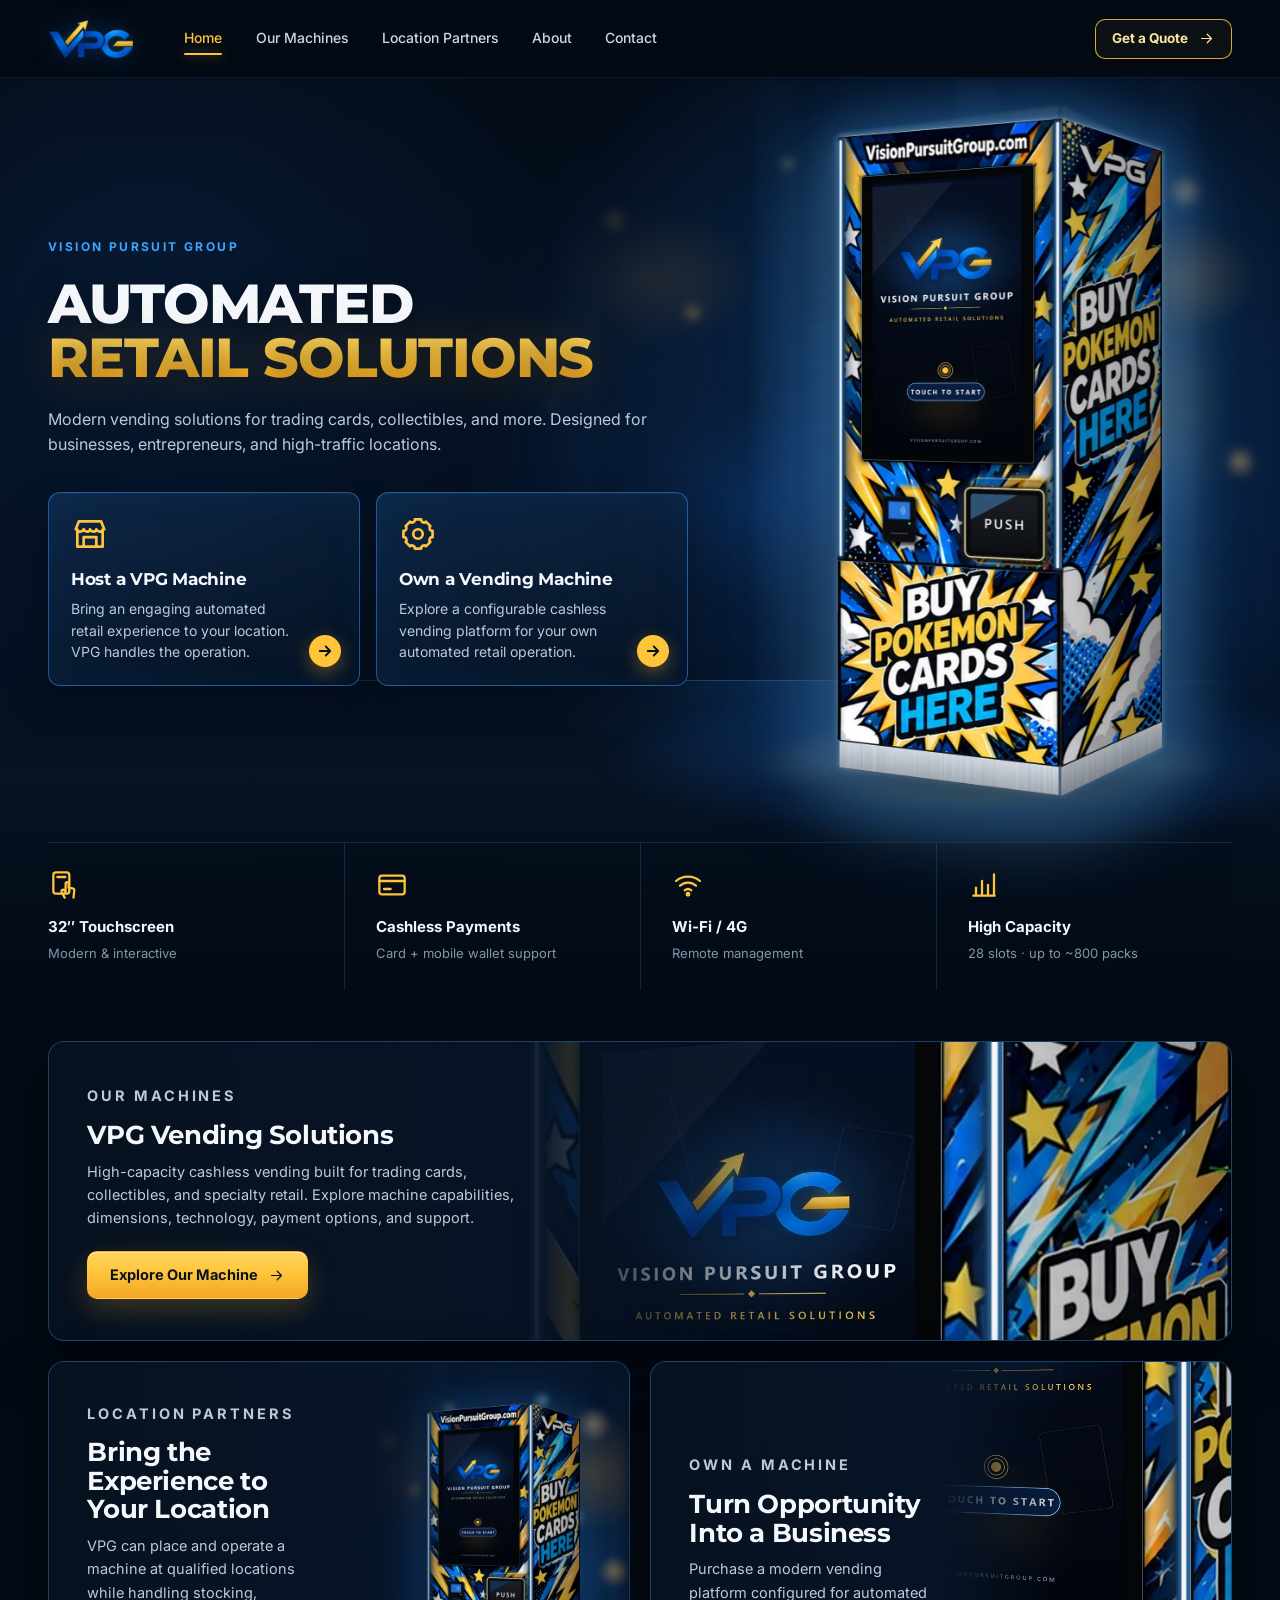
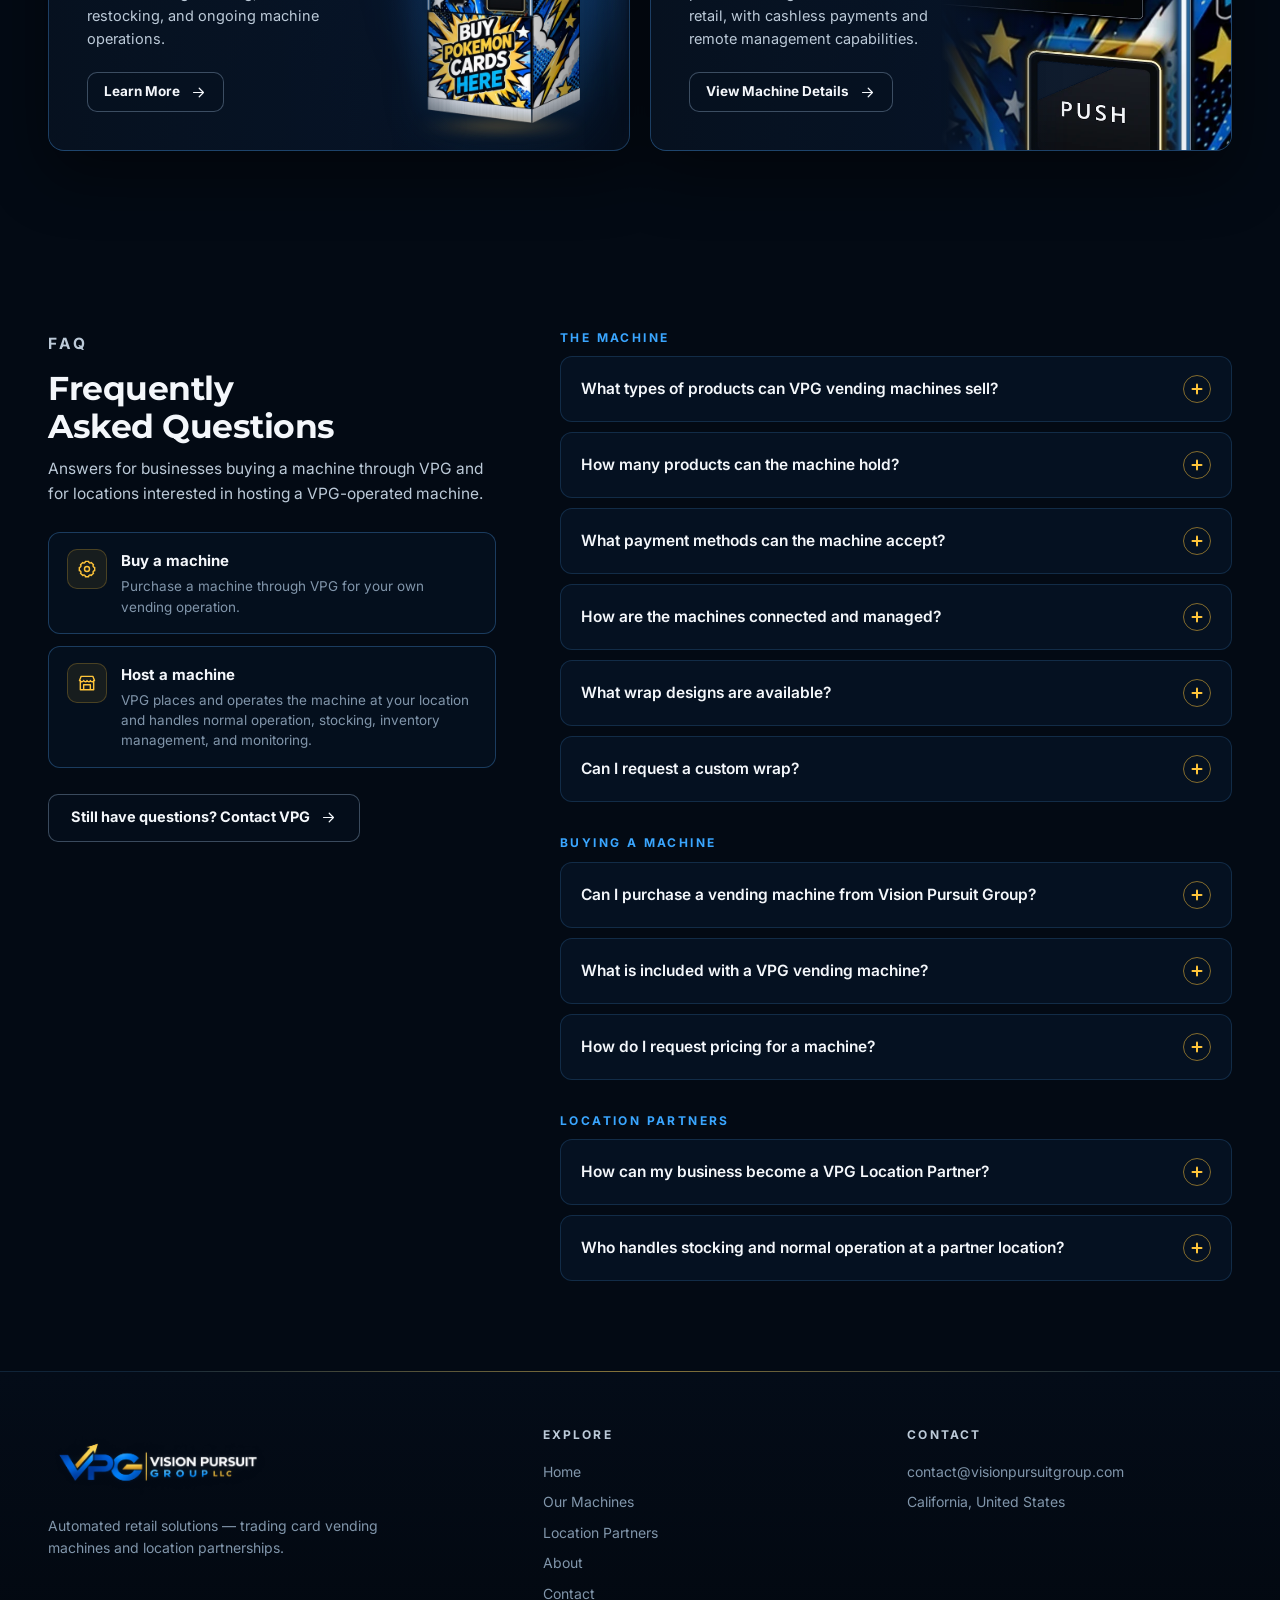
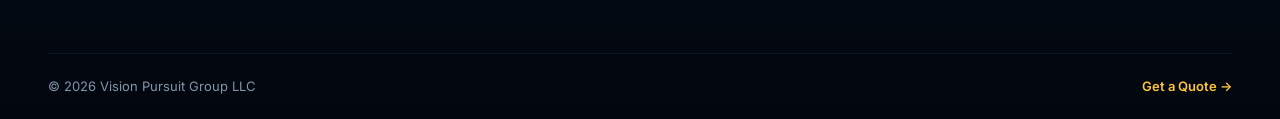
<file: index.html>
<!doctype html>
<html lang="en">
<head>
<meta charset="utf-8">
<meta name="viewport" content="width=device-width,initial-scale=1">
<meta name="description" content="Vision Pursuit Group provides modern automated retail solutions, trading card vending machines, and location partnerships.">
<meta name="theme-color" content="#030a14">
<title>Vision Pursuit Group | Automated Retail Solutions</title>
<link rel="icon" type="image/webp" href="assets/vpg-mark.webp">
<link rel="preconnect" href="https://fonts.googleapis.com">
<link rel="preconnect" href="https://fonts.gstatic.com" crossorigin>
<link rel="stylesheet" href="https://fonts.googleapis.com/css2?family=Inter:wght@400;500;600;700&family=Montserrat:wght@600;700;800&display=swap">
<link rel="stylesheet" href="style.css">
<link rel="preload" as="image" href="assets/machine-hero-34.webp">
<script>(function(d){d.classList.add('js');var nat=('CSSViewTransitionRule' in window)&&/^https?:$/.test(location.protocol);d.classList.add(nat?'pt-native':'pt-fallback');if(!nat)d.classList.add('pt-enter')})(document.documentElement)</script>
</head>
<body>
<a class="skip-link" href="#main">Skip to content</a>

<header class="site-header">
  <div class="container header-inner">
    <a class="brand" href="index.html" aria-label="Vision Pursuit Group home"><img src="assets/vpg-mark.webp" alt="VPG" width="86" height="40"></a>
    <nav class="nav" id="site-nav" aria-label="Primary">
      <a href="index.html" aria-current="page">Home<span class="nav-ind" aria-hidden="true"></span></a>
      <a href="machines.html">Our Machines</a>
      <a href="partners.html">Location Partners</a>
      <a href="about.html">About</a>
      <a href="contact.html">Contact</a>
      <a class="btn btn-gold nav-cta" href="contact.html?type=Machine%20Quote">Get a Quote <span data-icon="arrow"></span></a>
    </nav>
    <a class="btn btn-outline-gold btn-sm header-cta" href="contact.html?type=Machine%20Quote">Get a Quote <span data-icon="arrow"></span></a>
    <button class="menu-toggle" type="button" aria-controls="site-nav" aria-expanded="false" aria-label="Open menu"><span></span><span></span><span></span></button>
  </div>
</header>

<main id="main">

  <!-- HERO -->
  <section class="home-hero">
    <div class="scene" aria-hidden="true"><div class="scene-lights"></div><div class="scene-floor"></div></div>

    <div class="container home-hero-grid">
      <div class="hero-copy">
        <p class="eyebrow">Vision Pursuit Group</p>
        <h1 class="display"><span>Automated</span> <span class="text-gold">Retail Solutions</span></h1>
        <p class="lead">Modern vending solutions for trading cards, collectibles, and more. Designed for businesses, entrepreneurs, and high-traffic locations.</p>

        <div class="path-cards">
          <a class="path-card" href="partners.html">
            <span class="path-icon" data-icon="store"></span>
            <h2>Host a VPG Machine</h2>
            <p>Bring an engaging automated retail experience to your location. VPG handles the operation.</p>
            <span class="path-arrow" data-icon="arrow"></span>
          </a>
          <a class="path-card" href="machines.html">
            <span class="path-icon" data-icon="gear"></span>
            <h2>Own a Vending Machine</h2>
            <p>Explore a configurable cashless vending platform for your own automated retail operation.</p>
            <span class="path-arrow" data-icon="arrow"></span>
          </a>
        </div>
      </div>

      <div class="machine is-featured hero-enter hero-enter-delay" data-parallax>
        <div class="machine-beam" aria-hidden="true"></div>
        <div class="machine-glow" aria-hidden="true"></div>
        <div class="machine-rays" aria-hidden="true"></div>
        <div class="machine-spot" aria-hidden="true"></div>
        <img class="machine-img" src="assets/machine-hero-34.webp" width="796" height="1600" alt="VPG trading card vending machine in the blue and gold VPG wrap, with the VPG welcome screen on its touchscreen" fetchpriority="high">
        <img class="machine-reflection" src="assets/machine-hero-34.webp" width="796" height="1600" alt="" aria-hidden="true">
        <div class="machine-ground" aria-hidden="true"></div>
      </div>
    </div>

    <div class="container">
      <ul class="feature-strip">
        <li><span data-icon="touch"></span><strong>32″ Touchscreen</strong><span>Modern &amp; interactive</span></li>
        <li><span data-icon="card"></span><strong>Cashless Payments</strong><span>Card + mobile wallet support</span></li>
        <li><span data-icon="wifi"></span><strong>Wi‑Fi / 4G</strong><span>Remote management</span></li>
        <li><span data-icon="chart"></span><strong>High Capacity</strong><span>28 slots · up to ~800 packs</span></li>
      </ul>
    </div>
  </section>

  <!-- EXPLORE -->
  <section class="section home-explore">
    <div class="container">
      <article class="promo promo-wide reveal">
        <div class="promo-media" aria-hidden="true"><img src="assets/machine-closeup.webp" width="1100" height="1433" alt="" loading="lazy"></div>
        <div class="promo-copy">
          <p class="eyebrow">Our Machines</p>
          <h2>VPG Vending Solutions</h2>
          <p>High-capacity cashless vending built for trading cards, collectibles, and specialty retail. Explore machine capabilities, dimensions, technology, payment options, and support.</p>
          <a class="btn btn-gold" href="machines.html">Explore Our Machine <span data-icon="arrow"></span></a>
        </div>
      </article>

      <div class="promo-pair">
        <article class="promo reveal delay-1">
          <div class="promo-media store" aria-hidden="true">
            <div class="scene-lights"></div>
            <img src="assets/machine-hero-34.webp" width="796" height="1600" alt="" loading="lazy">
          </div>
          <div class="promo-copy">
            <p class="eyebrow">Location Partners</p>
            <h3>Bring the Experience to Your Location</h3>
            <p>VPG can place and operate a machine at qualified locations while handling stocking, restocking, and ongoing machine operations.</p>
            <a class="btn btn-outline btn-sm" href="partners.html">Learn More <span data-icon="arrow"></span></a>
          </div>
        </article>

        <article class="promo reveal delay-2">
          <div class="promo-media push" aria-hidden="true"><img src="assets/machine-closeup.webp" width="1100" height="1433" alt="" loading="lazy"></div>
          <div class="promo-copy">
            <p class="eyebrow">Own a Machine</p>
            <h3>Turn Opportunity Into a Business</h3>
            <p>Purchase a modern vending platform configured for automated retail, with cashless payments and remote management capabilities.</p>
            <a class="btn btn-outline btn-sm" href="machines.html">View Machine Details <span data-icon="arrow"></span></a>
          </div>
        </article>
      </div>
    </div>
  </section>

  <!-- FAQ -->
  <section class="section faq" id="faq" aria-labelledby="faq-title">
    <div class="container faq-layout">
      <div class="faq-intro reveal">
        <p class="eyebrow">FAQ</p>
        <h2 id="faq-title">Frequently Asked Questions</h2>
        <p>Answers for businesses buying a machine through VPG and for locations interested in hosting a VPG-operated machine.</p>
        <div class="model-cards">
          <div class="model-card"><span data-icon="gear"></span><div><strong>Buy a machine</strong><span>Purchase a machine through VPG for your own vending operation.</span></div></div>
          <div class="model-card"><span data-icon="store"></span><div><strong>Host a machine</strong><span>VPG places and operates the machine at your location and handles normal operation, stocking, inventory management, and monitoring.</span></div></div>
        </div>
        <a class="btn btn-outline" href="contact.html">Still have questions? Contact VPG <span data-icon="arrow"></span></a>
      </div>

      <div class="faq-groups reveal delay-1">
        <div class="faq-group">
          <h3>The Machine</h3>
          <div class="faq-list">
            <div class="faq-item">
              <h4 style="margin:0"><button class="faq-q" type="button" aria-expanded="false" aria-controls="faq-a1" id="faq-q1">What types of products can VPG vending machines sell?<span class="faq-toggle" aria-hidden="true"></span></button></h4>
              <div class="faq-a" id="faq-a1" role="region" aria-labelledby="faq-q1"><div><p>VPG machines are configured for trading cards and collectibles and are suitable for other specialty retail products. How much the machine holds depends on product size.</p></div></div>
            </div>
            <div class="faq-item">
              <h4 style="margin:0"><button class="faq-q" type="button" aria-expanded="false" aria-controls="faq-a2" id="faq-q2">How many products can the machine hold?<span class="faq-toggle" aria-hidden="true"></span></button></h4>
              <div class="faq-a" id="faq-a2" role="region" aria-labelledby="faq-q2"><div><p>The machine has 28 product slots and holds up to approximately 800 packs, depending on product size.</p></div></div>
            </div>
            <div class="faq-item">
              <h4 style="margin:0"><button class="faq-q" type="button" aria-expanded="false" aria-controls="faq-a3" id="faq-q3">What payment methods can the machine accept?<span class="faq-toggle" aria-hidden="true"></span></button></h4>
              <div class="faq-a" id="faq-a3" role="region" aria-labelledby="faq-q3"><div><p>The machine is cashless. Configured with a Nayax card reader, it supports major credit and debit cards and mobile wallets.</p></div></div>
            </div>
            <div class="faq-item">
              <h4 style="margin:0"><button class="faq-q" type="button" aria-expanded="false" aria-controls="faq-a4" id="faq-q4">How are the machines connected and managed?<span class="faq-toggle" aria-hidden="true"></span></button></h4>
              <div class="faq-a" id="faq-a4" role="region" aria-labelledby="faq-q4"><div><p>Machines connect over Wi‑Fi or 4G LTE (4G uses a locally provided SIM and data plan). A cloud-based backend shows sales, inventory, and machine status from a computer or mobile device, and the machine can detect a failed vend and trigger an automatic refund.</p></div></div>
            </div>
            <div class="faq-item">
              <h4 style="margin:0"><button class="faq-q" type="button" aria-expanded="false" aria-controls="faq-a5" id="faq-q5">What wrap designs are available?<span class="faq-toggle" aria-hidden="true"></span></button></h4>
              <div class="faq-a" id="faq-a5" role="region" aria-labelledby="faq-q5"><div><p>VPG currently offers two VPG-designed wraps: the signature blue &amp; gold design and a red, yellow &amp; black comic-style design. <a href="machines.html#wraps">See the wrap designs</a>.</p></div></div>
            </div>
            <div class="faq-item">
              <h4 style="margin:0"><button class="faq-q" type="button" aria-expanded="false" aria-controls="faq-a6" id="faq-q6">Can I request a custom wrap?<span class="faq-toggle" aria-hidden="true"></span></button></h4>
              <div class="faq-a" id="faq-a6" role="region" aria-labelledby="faq-q6"><div><p>No. VPG currently offers its available VPG-designed wrap options rather than customer-designed custom wraps. You can choose the available design that best fits your location.</p></div></div>
            </div>
          </div>
        </div>

        <div class="faq-group">
          <h3>Buying a Machine</h3>
          <div class="faq-list">
            <div class="faq-item">
              <h4 style="margin:0"><button class="faq-q" type="button" aria-expanded="false" aria-controls="faq-a7" id="faq-q7">Can I purchase a vending machine from Vision Pursuit Group?<span class="faq-toggle" aria-hidden="true"></span></button></h4>
              <div class="faq-a" id="faq-a7" role="region" aria-labelledby="faq-q7"><div><p>Yes. Machines are available through VPG for businesses and entrepreneurs who want to run their own automated retail operation.</p></div></div>
            </div>
            <div class="faq-item">
              <h4 style="margin:0"><button class="faq-q" type="button" aria-expanded="false" aria-controls="faq-a8" id="faq-q8">What is included with a VPG vending machine?<span class="faq-toggle" aria-hidden="true"></span></button></h4>
              <div class="faq-a" id="faq-a8" role="region" aria-labelledby="faq-q8"><div><p>The VPG configuration includes the 28-slot vending system, 32″ touchscreen, cashless payment configuration, Wi‑Fi/4G connectivity with cloud-based remote management, a heavy-duty dual lock with two keys, and your choice of an available VPG wrap design. Machines are supported through VPG with a 1-year warranty covering replacement of core accessories and lifetime technical support with remote guidance. Final configuration and terms are confirmed in your quotation.</p></div></div>
            </div>
            <div class="faq-item">
              <h4 style="margin:0"><button class="faq-q" type="button" aria-expanded="false" aria-controls="faq-a9" id="faq-q9">How do I request pricing for a machine?<span class="faq-toggle" aria-hidden="true"></span></button></h4>
              <div class="faq-a" id="faq-a9" role="region" aria-labelledby="faq-q9"><div><p>Pricing depends on configuration and shipping, so we provide it by quote. <a href="contact.html?type=Machine%20Quote">Request a quote</a> and tell us about your plans.</p></div></div>
            </div>
          </div>
        </div>

        <div class="faq-group">
          <h3>Location Partners</h3>
          <div class="faq-list">
            <div class="faq-item">
              <h4 style="margin:0"><button class="faq-q" type="button" aria-expanded="false" aria-controls="faq-a10" id="faq-q10">How can my business become a VPG Location Partner?<span class="faq-toggle" aria-hidden="true"></span></button></h4>
              <div class="faq-a" id="faq-a10" role="region" aria-labelledby="faq-q10"><div><p>VPG places machines at qualified locations. <a href="contact.html?type=Location%20Partnership">Send a Location Partnership inquiry</a> and tell us about your location, and we'll discuss fit, space, access, and partnership structure.</p></div></div>
            </div>
            <div class="faq-item">
              <h4 style="margin:0"><button class="faq-q" type="button" aria-expanded="false" aria-controls="faq-a11" id="faq-q11">Who handles stocking and normal operation at a partner location?<span class="faq-toggle" aria-hidden="true"></span></button></h4>
              <div class="faq-a" id="faq-a11" role="region" aria-labelledby="faq-q11"><div><p>VPG does. Under the Location Partner model, VPG places and operates the machine and handles normal machine operation, stocking, inventory management, and monitoring. You provide the space.</p></div></div>
            </div>
          </div>
        </div>
      </div>
    </div>
  </section>

</main>

<footer class="site-footer">
  <div class="container footer-grid">
    <div class="footer-brand">
      <a href="index.html"><img src="assets/vpg-full-logo.webp" alt="Vision Pursuit Group LLC" width="220" height="73" loading="lazy"></a>
      <p>Automated retail solutions — trading card vending machines and location partnerships.</p>
    </div>
    <nav class="footer-col" aria-label="Footer">
      <h2>Explore</h2>
      <a href="index.html">Home</a><a href="machines.html">Our Machines</a><a href="partners.html">Location Partners</a><a href="about.html">About</a><a href="contact.html">Contact</a>
    </nav>
    <div class="footer-col">
      <h2>Contact</h2>
      <a href="mailto:contact@visionpursuitgroup.com">contact@visionpursuitgroup.com</a>
      <span>California, United States</span>
    </div>
  </div>
  <div class="container"><div class="footer-bottom"><span>© 2026 Vision Pursuit Group LLC</span><a href="contact.html?type=Machine%20Quote">Get a Quote →</a></div></div>
</footer>

<script src="app.js"></script>
</body>
</html>
</file>
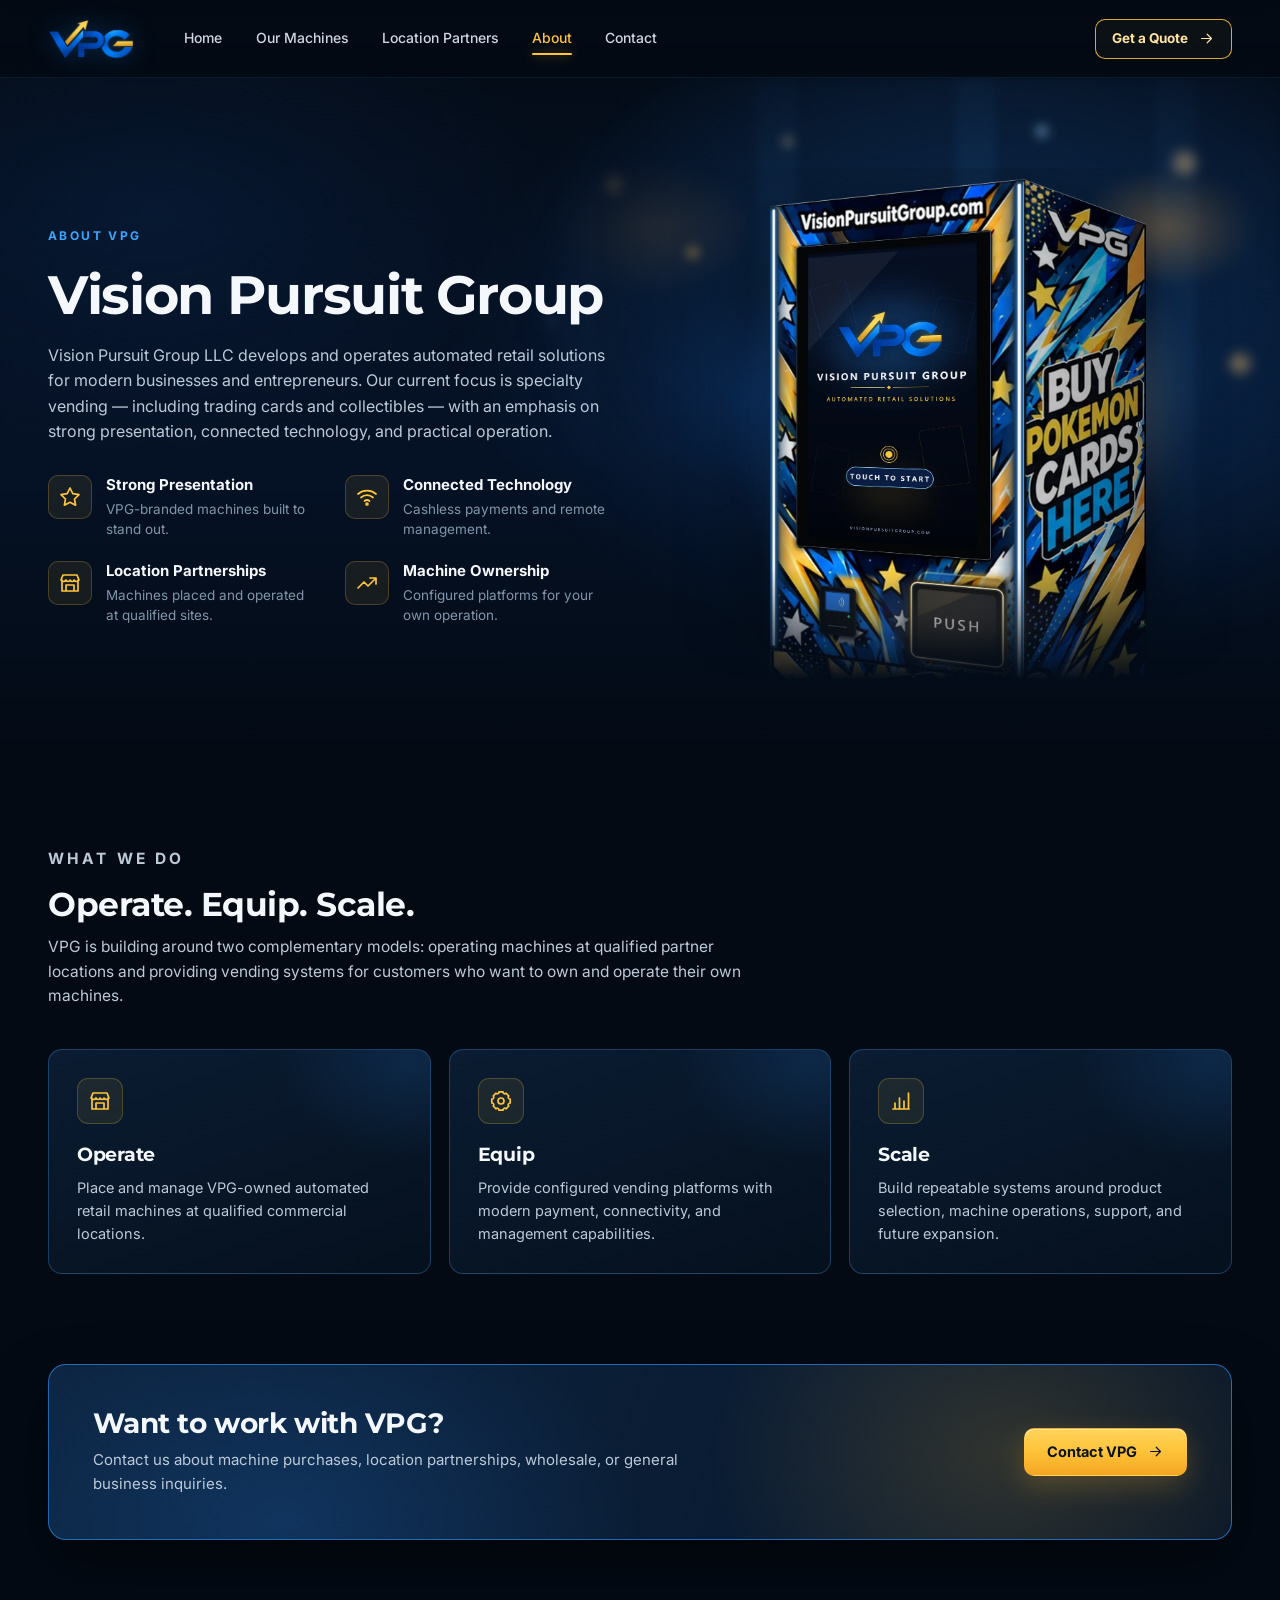
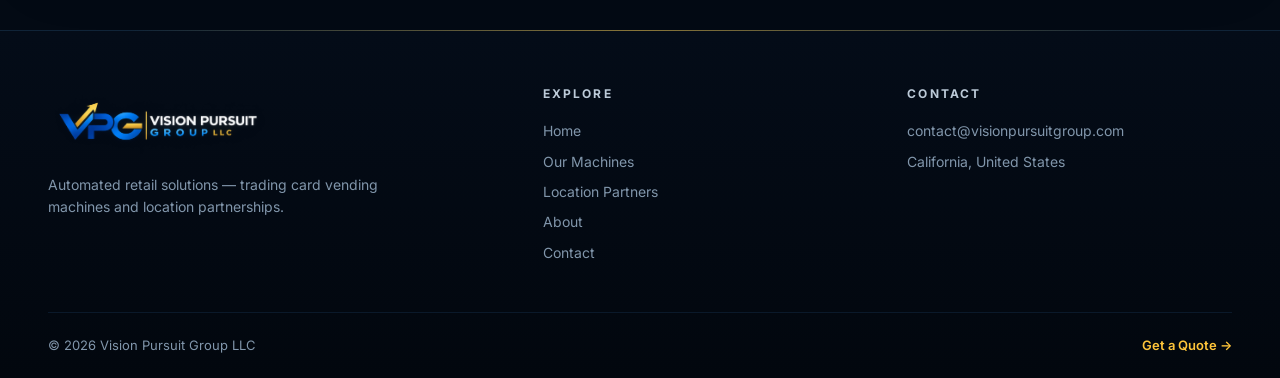
<file: about.html>
<!doctype html>
<html lang="en">
<head>
<meta charset="utf-8">
<meta name="viewport" content="width=device-width,initial-scale=1">
<meta name="description" content="About Vision Pursuit Group, an automated retail company focused on modern vending solutions and location partnerships.">
<meta name="theme-color" content="#030a14">
<title>About | Vision Pursuit Group</title>
<link rel="icon" type="image/webp" href="assets/vpg-mark.webp">
<link rel="preconnect" href="https://fonts.googleapis.com">
<link rel="preconnect" href="https://fonts.gstatic.com" crossorigin>
<link rel="stylesheet" href="https://fonts.googleapis.com/css2?family=Inter:wght@400;500;600;700&family=Montserrat:wght@600;700;800&display=swap">
<link rel="stylesheet" href="style.css">
<script>(function(d){d.classList.add('js');var nat=('CSSViewTransitionRule' in window)&&/^https?:$/.test(location.protocol);d.classList.add(nat?'pt-native':'pt-fallback');if(!nat)d.classList.add('pt-enter')})(document.documentElement)</script>
</head>
<body>
<a class="skip-link" href="#main">Skip to content</a>

<header class="site-header">
  <div class="container header-inner">
    <a class="brand" href="index.html" aria-label="Vision Pursuit Group home"><img src="assets/vpg-mark.webp" alt="VPG" width="86" height="40"></a>
    <nav class="nav" id="site-nav" aria-label="Primary">
      <a href="index.html">Home</a>
      <a href="machines.html">Our Machines</a>
      <a href="partners.html">Location Partners</a>
      <a href="about.html" aria-current="page">About<span class="nav-ind" aria-hidden="true"></span></a>
      <a href="contact.html">Contact</a>
      <a class="btn btn-gold nav-cta" href="contact.html?type=General%20Inquiry">Get a Quote <span data-icon="arrow"></span></a>
    </nav>
    <a class="btn btn-outline-gold btn-sm header-cta" href="contact.html?type=General%20Inquiry">Get a Quote <span data-icon="arrow"></span></a>
    <button class="menu-toggle" type="button" aria-controls="site-nav" aria-expanded="false" aria-label="Open menu"><span></span><span></span><span></span></button>
  </div>
</header>

<main id="main">

  <section class="page-hero">
    <div class="scene" aria-hidden="true"><div class="scene-lights"></div></div>
    <div class="container page-hero-grid">
      <div class="page-hero-copy">
        <p class="eyebrow">About VPG</p>
        <h1>Vision Pursuit Group</h1>
        <p class="lead">Vision Pursuit Group LLC develops and operates automated retail solutions for modern businesses and entrepreneurs. Our current focus is specialty vending — including trading cards and collectibles — with an emphasis on strong presentation, connected technology, and practical operation.</p>
        <ul class="icon-points">
          <li><span data-icon="star"></span><div><strong>Strong Presentation</strong><span>VPG-branded machines built to stand out.</span></div></li>
          <li><span data-icon="wifi"></span><div><strong>Connected Technology</strong><span>Cashless payments and remote management.</span></div></li>
          <li><span data-icon="store"></span><div><strong>Location Partnerships</strong><span>Machines placed and operated at qualified sites.</span></div></li>
          <li><span data-icon="trend"></span><div><strong>Machine Ownership</strong><span>Configured platforms for your own operation.</span></div></li>
        </ul>
      </div>
      <div class="hero-visual hero-enter hero-enter-delay">
        <div class="machine-glow" aria-hidden="true"></div>
        <img class="closeup" src="assets/machine-closeup.webp" width="1100" height="1433" alt="Close-up of the VPG trading card vending machine with the VPG logo on its side panel" fetchpriority="high">
      </div>
    </div>
  </section>

  <section class="section">
    <div class="container">
      <div class="section-head reveal">
        <p class="eyebrow">What We Do</p>
        <h2>Operate. Equip. Scale.</h2>
        <p>VPG is building around two complementary models: operating machines at qualified partner locations and providing vending systems for customers who want to own and operate their own machines.</p>
      </div>
      <div class="card-grid">
        <article class="card reveal"><span data-icon="store"></span><h3>Operate</h3><p>Place and manage VPG-owned automated retail machines at qualified commercial locations.</p></article>
        <article class="card reveal delay-1"><span data-icon="gear"></span><h3>Equip</h3><p>Provide configured vending platforms with modern payment, connectivity, and management capabilities.</p></article>
        <article class="card reveal delay-2"><span data-icon="chart"></span><h3>Scale</h3><p>Build repeatable systems around product selection, machine operations, support, and future expansion.</p></article>
      </div>
    </div>
  </section>

  <section class="section section-cta">
    <div class="container">
      <div class="cta-band reveal">
        <div><h2>Want to work with VPG?</h2><p>Contact us about machine purchases, location partnerships, wholesale, or general business inquiries.</p></div>
        <a class="btn btn-gold" href="contact.html">Contact VPG <span data-icon="arrow"></span></a>
      </div>
    </div>
  </section>

</main>

<footer class="site-footer">
  <div class="container footer-grid">
    <div class="footer-brand">
      <a href="index.html"><img src="assets/vpg-full-logo.webp" alt="Vision Pursuit Group LLC" width="220" height="73" loading="lazy"></a>
      <p>Automated retail solutions — trading card vending machines and location partnerships.</p>
    </div>
    <nav class="footer-col" aria-label="Footer">
      <h2>Explore</h2>
      <a href="index.html">Home</a><a href="machines.html">Our Machines</a><a href="partners.html">Location Partners</a><a href="about.html">About</a><a href="contact.html">Contact</a>
    </nav>
    <div class="footer-col">
      <h2>Contact</h2>
      <a href="mailto:contact@visionpursuitgroup.com">contact@visionpursuitgroup.com</a>
      <span>California, United States</span>
    </div>
  </div>
  <div class="container"><div class="footer-bottom"><span>© 2026 Vision Pursuit Group LLC</span><a href="contact.html?type=Machine%20Quote">Get a Quote →</a></div></div>
</footer>

<script src="app.js"></script>
</body>
</html>
</file>
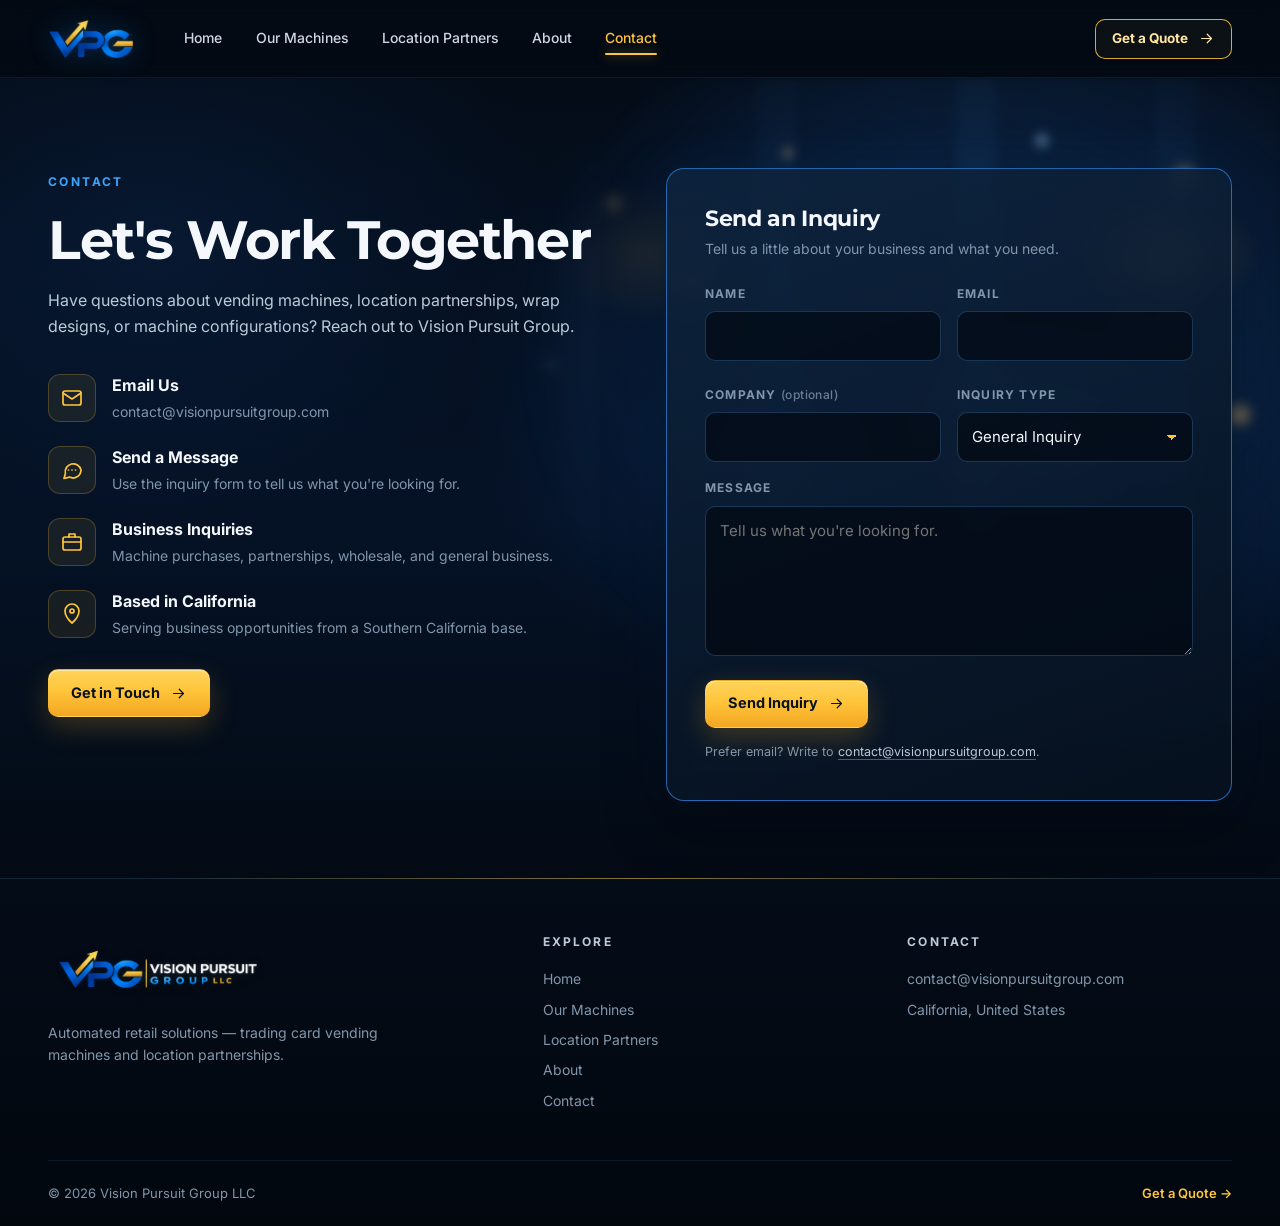
<file: contact.html>
<!doctype html>
<html lang="en">
<head>
<meta charset="utf-8">
<meta name="viewport" content="width=device-width,initial-scale=1">
<meta name="description" content="Contact Vision Pursuit Group for vending machine sales, location partnerships, and business inquiries.">
<meta name="theme-color" content="#030a14">
<title>Contact | Vision Pursuit Group</title>
<link rel="icon" type="image/webp" href="assets/vpg-mark.webp">
<link rel="preconnect" href="https://fonts.googleapis.com">
<link rel="preconnect" href="https://fonts.gstatic.com" crossorigin>
<link rel="stylesheet" href="https://fonts.googleapis.com/css2?family=Inter:wght@400;500;600;700&family=Montserrat:wght@600;700;800&display=swap">
<link rel="stylesheet" href="style.css">
<script>(function(d){d.classList.add('js');var nat=('CSSViewTransitionRule' in window)&&/^https?:$/.test(location.protocol);d.classList.add(nat?'pt-native':'pt-fallback');if(!nat)d.classList.add('pt-enter')})(document.documentElement)</script>
</head>
<body>
<a class="skip-link" href="#main">Skip to content</a>

<header class="site-header">
  <div class="container header-inner">
    <a class="brand" href="index.html" aria-label="Vision Pursuit Group home"><img src="assets/vpg-mark.webp" alt="VPG" width="86" height="40"></a>
    <nav class="nav" id="site-nav" aria-label="Primary">
      <a href="index.html">Home</a>
      <a href="machines.html">Our Machines</a>
      <a href="partners.html">Location Partners</a>
      <a href="about.html">About</a>
      <a href="contact.html" aria-current="page">Contact<span class="nav-ind" aria-hidden="true"></span></a>
      <a class="btn btn-gold nav-cta" href="contact.html?type=Machine%20Quote">Get a Quote <span data-icon="arrow"></span></a>
    </nav>
    <a class="btn btn-outline-gold btn-sm header-cta" href="contact.html?type=Machine%20Quote">Get a Quote <span data-icon="arrow"></span></a>
    <button class="menu-toggle" type="button" aria-controls="site-nav" aria-expanded="false" aria-label="Open menu"><span></span><span></span><span></span></button>
  </div>
</header>

<main id="main">

  <section class="page-hero contact-hero">
    <div class="scene" aria-hidden="true"><div class="scene-lights"></div></div>
    <div class="container page-hero-grid">
      <div class="page-hero-copy">
        <p class="eyebrow">Contact</p>
        <h1>Let's Work Together</h1>
        <p class="lead">Have questions about vending machines, location partnerships, wrap designs, or machine configurations? Reach out to Vision Pursuit Group.</p>
        <ul class="contact-points">
          <li><span data-icon="mail"></span><div><strong>Email Us</strong><a href="mailto:contact@visionpursuitgroup.com">contact@visionpursuitgroup.com</a></div></li>
          <li><span data-icon="message"></span><div><strong>Send a Message</strong><span>Use the inquiry form to tell us what you're looking for.</span></div></li>
          <li><span data-icon="briefcase"></span><div><strong>Business Inquiries</strong><span>Machine purchases, partnerships, wholesale, and general business.</span></div></li>
          <li><span data-icon="pin"></span><div><strong>Based in California</strong><span>Serving business opportunities from a Southern California base.</span></div></li>
        </ul>
        <div class="actions"><a class="btn btn-gold" href="#inquiry">Get in Touch <span data-icon="arrow"></span></a></div>
      </div>

      <div class="form-card" id="inquiry" data-inquiry>
        <!-- form view -->
        <div class="form-view" data-form-view>
          <h2>Send an Inquiry</h2>
          <p class="form-intro">Tell us a little about your business and what you need.</p>
          <form id="inquiry-form" action="https://formspree.io/f/mvkgqlpa" method="POST">
            <!-- Formspree special fields: _subject (set by app.js per inquiry type) and _gotcha (spam honeypot) -->
            <input type="hidden" name="_subject" value="VPG Website Inquiry">
            <div class="hp" aria-hidden="true"><label>Leave this field empty <input type="text" name="_gotcha" tabindex="-1" autocomplete="off"></label></div>
            <div class="form-grid">
              <div class="field"><label for="name">Name</label><input id="name" name="Name" autocomplete="name" required minlength="2" maxlength="120" aria-describedby="name-error"><span class="field-error" id="name-error" aria-live="polite"></span></div>
              <div class="field"><label for="email">Email</label><input id="email" name="email" type="email" autocomplete="email" required maxlength="200" aria-describedby="email-error"><span class="field-error" id="email-error" aria-live="polite"></span></div>
              <div class="field"><label for="company">Company <span class="optional">(optional)</span></label><input id="company" name="Company" autocomplete="organization" maxlength="160"></div>
              <div class="field"><label for="inquiry-type">Inquiry Type</label>
                <select id="inquiry-type" name="Inquiry Type" required>
                  <option>Machine Quote</option>
                  <option>Location Partnership</option>
                  <option>Supplier / Wholesale</option>
                  <option selected>General Inquiry</option>
                </select>
              </div>
              <div class="field full"><label for="message">Message</label><textarea id="message" name="Message" placeholder="Tell us what you're looking for." required minlength="10" maxlength="5000" aria-describedby="message-error"></textarea><span class="field-error" id="message-error" aria-live="polite"></span></div>
              <div class="field full form-alert" role="alert" data-form-alert hidden>
                <span class="form-alert-icon" data-icon="info"></span>
                <div><strong>Your inquiry couldn't be sent.</strong><span data-form-alert-text></span> Please try again, or email us directly at <a href="mailto:contact@visionpursuitgroup.com">contact@visionpursuitgroup.com</a>.</div>
              </div>
              <div class="field full form-foot">
                <button class="btn btn-gold" type="submit" data-submit><span class="btn-spinner" aria-hidden="true"></span><span data-submit-label>Send Inquiry</span> <span data-icon="arrow"></span></button>
                <span class="small">Prefer email? Write to <a href="mailto:contact@visionpursuitgroup.com">contact@visionpursuitgroup.com</a>.</span>
              </div>
            </div>
          </form>
        </div>

        <!-- success view (shown after a successful submission) -->
        <div class="form-view form-success" data-success-view hidden>
          <div class="success-mark" aria-hidden="true"><svg viewBox="0 0 52 52"><circle cx="26" cy="26" r="23"/><path d="M15 27l7.5 7.5L37 19"/></svg></div>
          <h2 tabindex="-1" data-success-title>Thank you — your inquiry is on its way.</h2>
          <p class="form-intro" data-success-text>Your inquiry has been sent to Vision Pursuit Group.</p>
          <dl class="success-summary">
            <div><dt>Inquiry type</dt><dd data-success-type></dd></div>
            <div><dt>Reply to</dt><dd data-success-email></dd></div>
          </dl>
          <div class="actions">
            <button class="btn btn-outline" type="button" data-send-another>Send another inquiry</button>
            <a class="btn btn-gold" href="index.html">Back to Home <span data-icon="arrow"></span></a>
          </div>
          <p class="small success-note">Need to add something? Email <a href="mailto:contact@visionpursuitgroup.com">contact@visionpursuitgroup.com</a>.</p>
        </div>
      </div>
    </div>
  </section>

</main>

<footer class="site-footer">
  <div class="container footer-grid">
    <div class="footer-brand">
      <a href="index.html"><img src="assets/vpg-full-logo.webp" alt="Vision Pursuit Group LLC" width="220" height="73" loading="lazy"></a>
      <p>Automated retail solutions — trading card vending machines and location partnerships.</p>
    </div>
    <nav class="footer-col" aria-label="Footer">
      <h2>Explore</h2>
      <a href="index.html">Home</a><a href="machines.html">Our Machines</a><a href="partners.html">Location Partners</a><a href="about.html">About</a><a href="contact.html">Contact</a>
    </nav>
    <div class="footer-col">
      <h2>Contact</h2>
      <a href="mailto:contact@visionpursuitgroup.com">contact@visionpursuitgroup.com</a>
      <span>California, United States</span>
    </div>
  </div>
  <div class="container"><div class="footer-bottom"><span>© 2026 Vision Pursuit Group LLC</span><a href="contact.html?type=Machine%20Quote">Get a Quote →</a></div></div>
</footer>

<script src="app.js"></script>
</body>
</html>
</file>
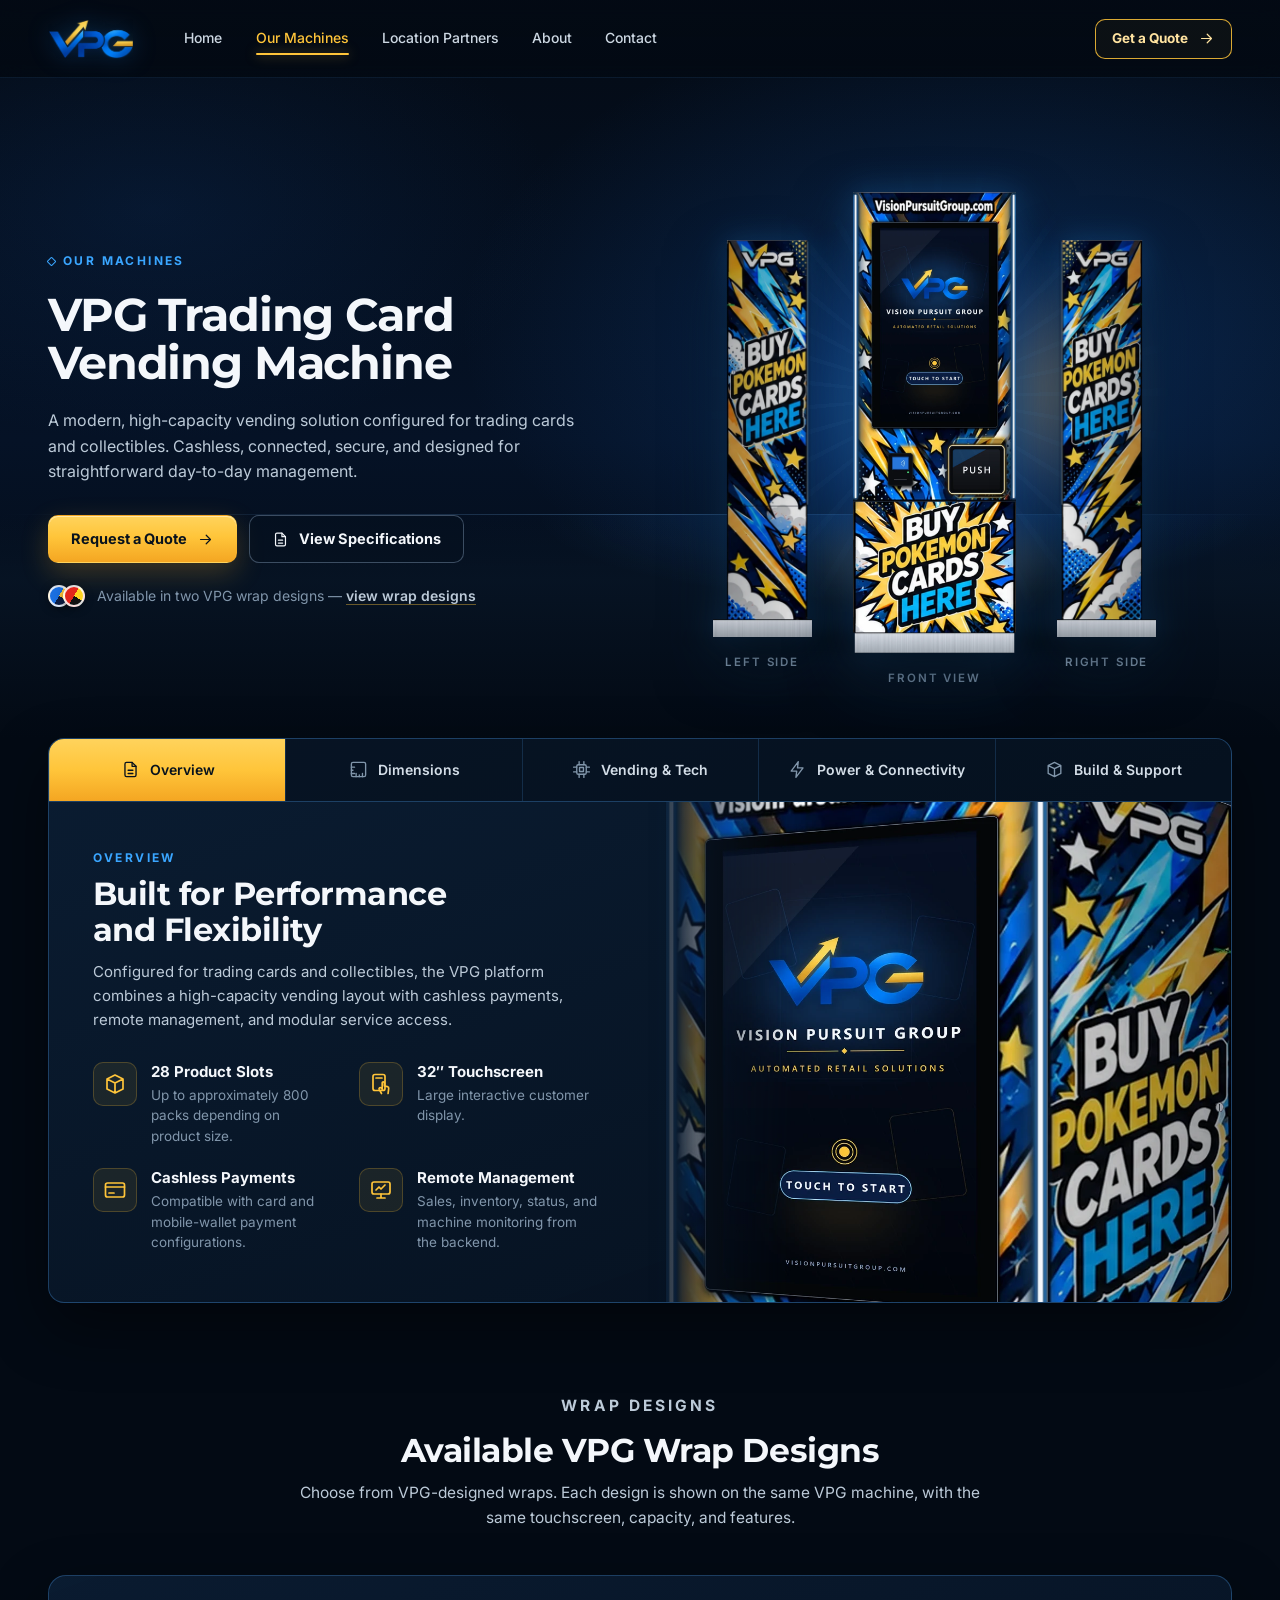
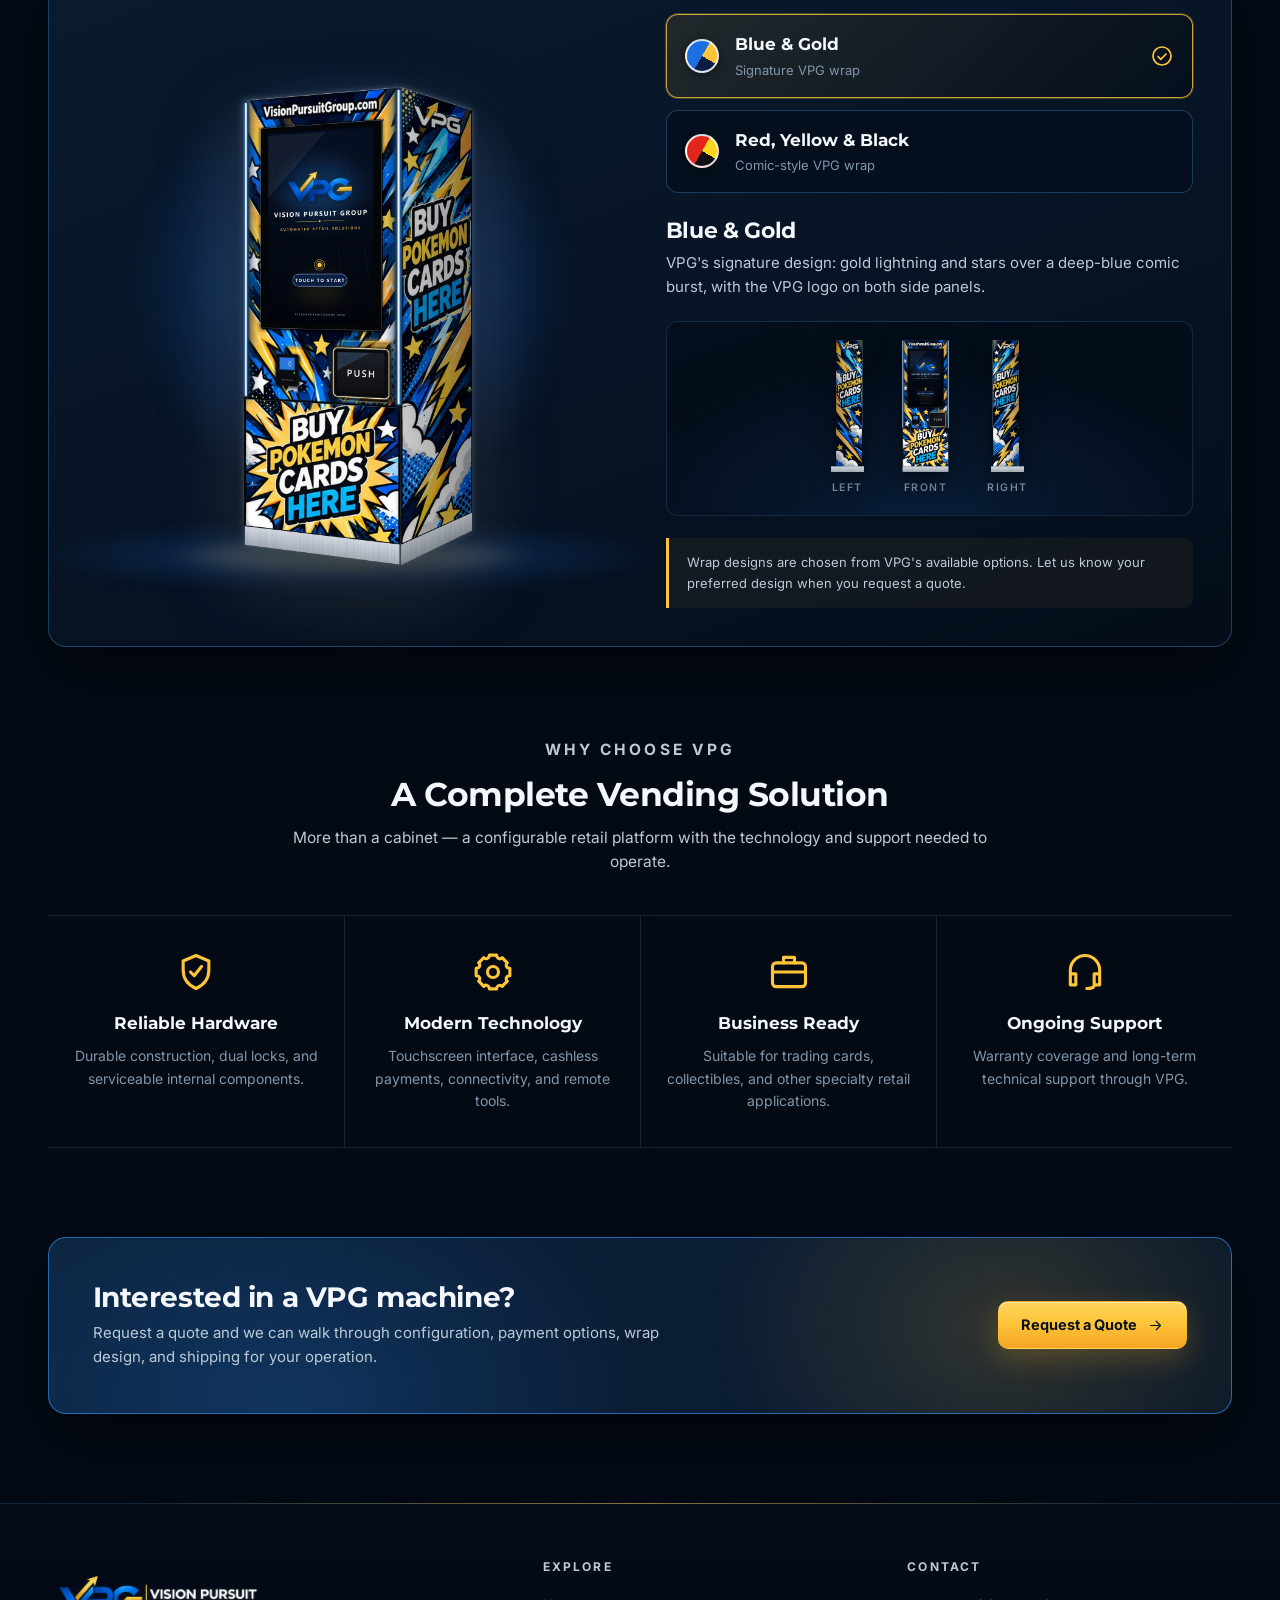
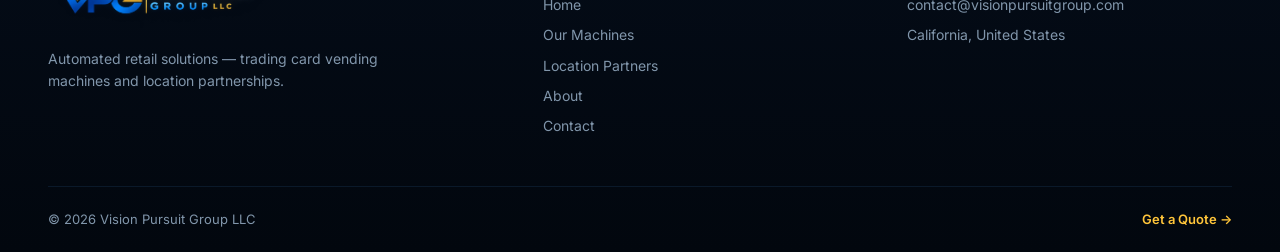
<file: machines.html>
<!doctype html>
<html lang="en">
<head>
<meta charset="utf-8">
<meta name="viewport" content="width=device-width,initial-scale=1">
<meta name="description" content="Explore the VPG trading card vending machine, including dimensions, capacity, payments, connectivity, remote management, and support.">
<meta name="theme-color" content="#030a14">
<title>Our Machines | Vision Pursuit Group</title>
<link rel="icon" type="image/webp" href="assets/vpg-mark.webp">
<link rel="preconnect" href="https://fonts.googleapis.com">
<link rel="preconnect" href="https://fonts.gstatic.com" crossorigin>
<link rel="stylesheet" href="https://fonts.googleapis.com/css2?family=Inter:wght@400;500;600;700&family=Montserrat:wght@600;700;800&display=swap">
<link rel="stylesheet" href="style.css">
<script>(function(d){d.classList.add('js');var nat=('CSSViewTransitionRule' in window)&&/^https?:$/.test(location.protocol);d.classList.add(nat?'pt-native':'pt-fallback');if(!nat)d.classList.add('pt-enter')})(document.documentElement)</script>
</head>
<body>
<a class="skip-link" href="#main">Skip to content</a>

<header class="site-header">
  <div class="container header-inner">
    <a class="brand" href="index.html" aria-label="Vision Pursuit Group home"><img src="assets/vpg-mark.webp" alt="VPG" width="86" height="40"></a>
    <nav class="nav" id="site-nav" aria-label="Primary">
      <a href="index.html">Home</a>
      <a href="machines.html" aria-current="page">Our Machines<span class="nav-ind" aria-hidden="true"></span></a>
      <a href="partners.html">Location Partners</a>
      <a href="about.html">About</a>
      <a href="contact.html">Contact</a>
      <a class="btn btn-gold nav-cta" href="contact.html?type=Machine%20Quote">Get a Quote <span data-icon="arrow"></span></a>
    </nav>
    <a class="btn btn-outline-gold btn-sm header-cta" href="contact.html?type=Machine%20Quote">Get a Quote <span data-icon="arrow"></span></a>
    <button class="menu-toggle" type="button" aria-controls="site-nav" aria-expanded="false" aria-label="Open menu"><span></span><span></span><span></span></button>
  </div>
</header>

<main id="main">

  <!-- PRODUCT HERO: three-view presentation -->
  <section class="page-hero product-hero">
    <div class="scene" aria-hidden="true"><div class="scene-floor"></div></div>
    <div class="container page-hero-grid">
      <div class="page-hero-copy">
        <p class="eyebrow eyebrow-mark">Our Machines</p>
        <h1>VPG Trading Card<br>Vending Machine</h1>
        <p class="lead">A modern, high-capacity vending solution configured for trading cards and collectibles. Cashless, connected, secure, and designed for straightforward day-to-day management.</p>
        <div class="actions">
          <a class="btn btn-gold" href="contact.html?type=Machine%20Quote">Request a Quote <span data-icon="arrow"></span></a>
          <a class="btn btn-outline" href="#details"><span data-icon="doc"></span> View Specifications</a>
        </div>
        <p class="wrap-hint"><span class="swatches" aria-hidden="true"><span class="swatch blue"></span><span class="swatch red"></span></span><span>Available in two VPG wrap designs — <a href="#wraps">view wrap designs</a></span></p>
      </div>

      <div class="lineup hero-enter">
        <div class="machine-glow" aria-hidden="true"></div>
        <div class="machine-rays" aria-hidden="true"></div>
        <figure class="view view-side">
          <img src="assets/machine-view-left.webp" width="420" height="1680" alt="Left side of the VPG vending machine in the blue and gold wrap, with VPG logo">
          <figcaption>Left Side</figcaption>
        </figure>
        <figure class="view view-front">
          <img src="assets/machine-view-front.webp" width="596" height="1680" alt="Front of the VPG YM-103 vending machine: 32-inch touchscreen, card reader, illuminated PUSH door, and silver base" fetchpriority="high">
          <figcaption>Front View</figcaption>
        </figure>
        <figure class="view view-side">
          <img src="assets/machine-view-right.webp" width="420" height="1680" alt="Right side of the VPG vending machine in the blue and gold wrap, with VPG logo">
          <figcaption>Right Side</figcaption>
        </figure>
      </div>
    </div>
  </section>

  <!-- SPECIFICATION TABS -->
  <section class="section" id="details" style="padding-top:0;scroll-margin-top:calc(var(--header-h) + 16px)">
    <div class="container">
      <div class="spec-tabs reveal" data-tabs>
        <div class="tablist" role="tablist" aria-label="Machine specifications">
          <button class="tab" type="button" role="tab" id="tab-overview" aria-controls="panel-overview" aria-selected="true" data-tab="overview"><span data-icon="doc"></span>Overview</button>
          <button class="tab" type="button" role="tab" id="tab-dimensions" aria-controls="panel-dimensions" aria-selected="false" tabindex="-1" data-tab="dimensions"><span data-icon="ruler"></span>Dimensions</button>
          <button class="tab" type="button" role="tab" id="tab-tech" aria-controls="panel-tech" aria-selected="false" tabindex="-1" data-tab="tech"><span data-icon="chip"></span>Vending &amp; Tech</button>
          <button class="tab" type="button" role="tab" id="tab-power" aria-controls="panel-power" aria-selected="false" tabindex="-1" data-tab="power"><span data-icon="power"></span>Power &amp; Connectivity</button>
          <button class="tab" type="button" role="tab" id="tab-support" aria-controls="panel-support" aria-selected="false" tabindex="-1" data-tab="support"><span data-icon="box"></span>Build &amp; Support</button>
        </div>

        <div class="tabpanels">
        <!-- Overview -->
        <div class="tabpanel" role="tabpanel" id="panel-overview" aria-labelledby="tab-overview" tabindex="0">
          <div class="overview">
            <div class="overview-copy">
              <p class="eyebrow">Overview</p>
              <div class="panel-head"><h2>Built for Performance<br>and Flexibility</h2>
              <p>Configured for trading cards and collectibles, the VPG platform combines a high-capacity vending layout with cashless payments, remote management, and modular service access.</p></div>
              <ul class="icon-points">
                <li><span data-icon="box"></span><div><strong>28 Product Slots</strong><span>Up to approximately 800 packs depending on product size.</span></div></li>
                <li><span data-icon="touch"></span><div><strong>32″ Touchscreen</strong><span>Large interactive customer display.</span></div></li>
                <li><span data-icon="card"></span><div><strong>Cashless Payments</strong><span>Compatible with card and mobile-wallet payment configurations.</span></div></li>
                <li><span data-icon="monitor"></span><div><strong>Remote Management</strong><span>Sales, inventory, status, and machine monitoring from the backend.</span></div></li>
              </ul>
            </div>
            <div class="overview-media"><img src="assets/machine-closeup.webp" width="1100" height="1433" alt="Close-up of the VPG machine touchscreen with the VPG welcome screen, card reader, and illuminated PUSH door" loading="lazy"></div>
          </div>
        </div>

        <!-- Dimensions -->
        <div class="tabpanel" role="tabpanel" id="panel-dimensions" aria-labelledby="tab-dimensions" tabindex="0" hidden>
          <div class="panel-pad">
            <div class="panel-head">
              <p class="eyebrow">Dimensions</p>
              <h2>Compact Footprint.<br>Full-Scale Retail Presence.</h2>
              <p>Dimensions below are taken from the VPG machine drawing and can be used for placement planning.</p>
            </div>
            <div class="dims">
              <div class="dim-drawing" role="img" aria-label="Dimension drawing: 1680 mm overall height, 596.1 mm front width, 340 mm body depth, 419.5 mm base depth">
                <figure class="dim-fig">
                  <img src="assets/machine-view-left.webp" width="420" height="1680" alt="" loading="lazy">
                  <span class="dim dim-h above" style="--x1:14.2%;--x2:95.2%"><b>340</b></span>
                  <span class="dim dim-h below" style="--x1:0%;--x2:100%"><b>419.5</b></span>
                  <span class="dim dim-v right" style="--y1:0%;--y2:66.96%"><b>1125</b></span>
                  <span class="dim dim-v right" style="--y1:66.96%;--y2:95.54%"><b>480</b></span>
                </figure>
                <figure class="dim-fig">
                  <img src="assets/machine-view-front.webp" width="596" height="1680" alt="" loading="lazy">
                  <span class="dim dim-h above" style="--x1:0%;--x2:100%"><b>596.1</b></span>
                  <span class="dim dim-v left" style="--y1:0%;--y2:100%"><b>1680</b></span>
                </figure>
              </div>
              <div class="dim-cards">
                <div class="dim-card"><span>Overall height</span><strong>1680 mm</strong></div>
                <div class="dim-card"><span>Front width</span><strong>596.1 mm</strong></div>
                <div class="dim-card"><span>Main body depth</span><strong>340 mm</strong></div>
                <div class="dim-card"><span>Base depth</span><strong>419.5 mm</strong></div>
                <div class="dim-card"><span>Main side-panel height</span><strong>1125 mm</strong></div>
                <div class="dim-card"><span>Lower section height</span><strong>480 mm</strong></div>
                <div class="dim-card"><span>Base section height</span><strong>75 mm</strong></div>
                <div class="dim-card"><span>Shipping crate</span><strong>76 × 56 × 195 cm</strong></div>
              </div>
            </div>
            <p class="note">Drawing dimensions are provided for planning. Final production tolerances and shipping configuration are confirmed on the sales order.</p>
          </div>
        </div>

        <!-- Vending & Tech -->
        <div class="tabpanel" role="tabpanel" id="panel-tech" aria-labelledby="tab-tech" tabindex="0" hidden>
          <div class="panel-pad">
            <div class="panel-head">
              <p class="eyebrow">Vending &amp; Tech</p>
              <h2>Connected Retail,<br>Managed Remotely.</h2>
              <p>The VPG configuration combines a 28-slot vending system, large touchscreen, stock monitoring, remote backend access, and failed-vend detection.</p>
            </div>
            <div class="spec-grid">
              <div class="spec-card"><span class="label">Configuration</span><strong>28 product slots</strong><p>Capacity of up to approximately 800 trading-card packs, depending on product size.</p></div>
              <div class="spec-card"><span class="label">Display</span><strong>32-inch touchscreen</strong><p>Touch-based storefront interface for product browsing and purchase.</p></div>
              <div class="spec-card"><span class="label">Stock management</span><strong>Automatic monitoring</strong><p>Remote sales and inventory visibility through the cloud-based backend.</p></div>
              <div class="spec-card"><span class="label">Failed vend handling</span><strong>Detection + refund</strong><p>The machine can detect abnormal coil shipment and trigger an automatic refund.</p></div>
              <div class="spec-card"><span class="label">Management platform</span><strong>Cloud-based backend</strong><p>Remote revenue, inventory, status, and machine monitoring from computer or mobile.</p></div>
              <div class="spec-card"><span class="label">Integration</span><strong>POS / SDK support</strong><p>Supports inventory-management software, POS integration, cloud management, and SDK capability.</p></div>
            </div>
          </div>
        </div>

        <!-- Power & Connectivity -->
        <div class="tabpanel" role="tabpanel" id="panel-power" aria-labelledby="tab-power" tabindex="0" hidden>
          <div class="panel-pad">
            <div class="panel-head">
              <p class="eyebrow">Power &amp; Connectivity</p>
              <h2>Built for Connected<br>Indoor Operation.</h2>
              <p>Power and network specifications for the VPG machine configuration.</p>
            </div>
            <div class="spec-grid">
              <div class="spec-card"><span class="label">Voltage</span><strong>110–220V</strong><p>Compatible with standard 110–220V power.</p></div>
              <div class="spec-card"><span class="label">Power rating</span><strong>50W</strong><p>Rated power for the vending platform.</p></div>
              <div class="spec-card"><span class="label">Network</span><strong>Wi‑Fi + 4G LTE</strong><p>4G operation uses a locally provided SIM/data plan; estimated data use is under 2 GB/month.</p></div>
              <div class="spec-card"><span class="label">Additional connectivity</span><strong>Bluetooth</strong><p>Bluetooth connectivity is included.</p></div>
              <div class="spec-card"><span class="label">Payment reader</span><strong>Nayax configuration</strong><p>Supports major cards and mobile wallets when configured with a Nayax card reader.</p></div>
              <div class="spec-card"><span class="label">Climate system</span><strong>No heating required</strong><p>No heating system is included; the configuration is intended for standard indoor retail use.</p></div>
            </div>
          </div>
        </div>

        <!-- Build & Support -->
        <div class="tabpanel" role="tabpanel" id="panel-support" aria-labelledby="tab-support" tabindex="0" hidden>
          <div class="panel-pad">
            <div class="panel-head">
              <p class="eyebrow">Build &amp; Support</p>
              <h2>Durable Hardware.<br>Serviceable Components.</h2>
              <p>Core components are modular and detachable, with remote replacement guidance and long-term technical support available through VPG.</p>
            </div>
            <div class="spec-grid">
              <div class="spec-card"><span class="label">Body</span><strong>Stainless steel</strong><p>Stainless steel cabinet construction.</p></div>
              <div class="spec-card"><span class="label">Security</span><strong>Heavy-duty dual lock</strong><p>Top and bottom locking points with two supplied keys; lockable wheels at placement.</p></div>
              <div class="spec-card"><span class="label">Warranty</span><strong>1 year</strong><p>Replacement coverage for core accessories during the warranty period; the buyer pays shipping for replacement parts.</p></div>
              <div class="spec-card"><span class="label">Technical support</span><strong>Lifetime support</strong><p>Lifetime technical support with remote guidance, provided through VPG.</p></div>
              <div class="spec-card"><span class="label">Service approach</span><strong>Modular replacement</strong><p>Core accessories are designed to be detached and replaced with remote guidance.</p></div>
              <div class="spec-card"><span class="label">Expected service life</span><strong>5–10 years</strong><p>Estimated service life under normal use, excluding damage caused by misuse.</p></div>
            </div>
            <p class="note">Machines are available in the VPG wrap designs shown below. Final warranty, payment-reader, backend-software, and shipping terms are confirmed in the customer quotation for each configuration.</p>
          </div>
        </div>
        </div>
      </div>
    </div>
  </section>

  <!-- WRAP DESIGNS -->
  <section class="section wraps" id="wraps" style="padding-top:0;scroll-margin-top:calc(var(--header-h) + 16px)">
    <div class="container">
      <div class="section-head center reveal">
        <p class="eyebrow">Wrap Designs</p>
        <h2>Available VPG Wrap Designs</h2>
        <p>Choose from VPG-designed wraps. Each design is shown on the same VPG machine, with the same touchscreen, capacity, and features.</p>
      </div>

      <div class="wrap-showcase reveal delay-1" data-wraps>
        <div class="wrap-stage" data-active="blue">
          <div class="glow blue" aria-hidden="true"></div>
          <div class="glow red" aria-hidden="true"></div>
          <div class="machine-spot" aria-hidden="true"></div>
          <figure class="wrap-render is-active" data-wrap="blue">
            <img src="assets/machine-hero-34.webp" width="796" height="1600" alt="VPG vending machine in the blue and gold wrap design" loading="lazy">
          </figure>
          <figure class="wrap-render" data-wrap="red">
            <img src="assets/machine-red-hero-34.webp" width="796" height="1600" alt="VPG vending machine in the red, yellow and black wrap design" loading="lazy">
          </figure>
        </div>

        <div class="wrap-info">
          <div class="wrap-options" role="group" aria-label="Choose a wrap design">
            <button class="wrap-option" type="button" data-wrap="blue" aria-pressed="true">
              <span class="swatch blue" aria-hidden="true"></span>
              <span><strong>Blue &amp; Gold</strong><small>Signature VPG wrap</small></span>
              <span class="check" data-icon="check"></span>
            </button>
            <button class="wrap-option" type="button" data-wrap="red" aria-pressed="false">
              <span class="swatch red" aria-hidden="true"></span>
              <span><strong>Red, Yellow &amp; Black</strong><small>Comic-style VPG wrap</small></span>
              <span class="check" data-icon="check"></span>
            </button>
          </div>

          <div class="wrap-detail" data-wrap-panel="blue">
            <h3>Blue &amp; Gold</h3>
            <p>VPG's signature design: gold lightning and stars over a deep-blue comic burst, with the VPG logo on both side panels.</p>
            <div class="wrap-views">
              <figure><img src="assets/machine-view-left.webp" width="420" height="1680" alt="Left side, blue and gold wrap" loading="lazy"><figcaption>Left</figcaption></figure>
              <figure><img src="assets/machine-view-front.webp" width="596" height="1680" alt="Front, blue and gold wrap" loading="lazy"><figcaption>Front</figcaption></figure>
              <figure><img src="assets/machine-view-right.webp" width="420" height="1680" alt="Right side, blue and gold wrap" loading="lazy"><figcaption>Right</figcaption></figure>
            </div>
          </div>
          <div class="wrap-detail" data-wrap-panel="red" hidden>
            <h3>Red, Yellow &amp; Black</h3>
            <p>A high-energy comic-style design: yellow lightning and stars over red and black bursts, with the VPG logo on both side panels.</p>
            <div class="wrap-views">
              <figure><img src="assets/machine-red-left.webp" width="420" height="1680" alt="Left side, red, yellow and black wrap" loading="lazy"><figcaption>Left</figcaption></figure>
              <figure><img src="assets/machine-red-front.webp" width="596" height="1680" alt="Front, red, yellow and black wrap" loading="lazy"><figcaption>Front</figcaption></figure>
              <figure><img src="assets/machine-red-right.webp" width="420" height="1680" alt="Right side, red, yellow and black wrap" loading="lazy"><figcaption>Right</figcaption></figure>
            </div>
          </div>
          <p class="note">Wrap designs are chosen from VPG's available options. Let us know your preferred design when you request a quote.</p>
        </div>
      </div>
    </div>
  </section>

  <!-- WHY VPG -->
  <section class="section" style="padding-top:0">
    <div class="container">
      <div class="section-head center reveal">
        <p class="eyebrow">Why Choose VPG</p>
        <h2>A Complete Vending Solution</h2>
        <p>More than a cabinet — a configurable retail platform with the technology and support needed to operate.</p>
      </div>
      <div class="why-grid reveal delay-1">
        <div class="why-item"><span data-icon="shield"></span><strong>Reliable Hardware</strong><p>Durable construction, dual locks, and serviceable internal components.</p></div>
        <div class="why-item"><span data-icon="gear"></span><strong>Modern Technology</strong><p>Touchscreen interface, cashless payments, connectivity, and remote tools.</p></div>
        <div class="why-item"><span data-icon="briefcase"></span><strong>Business Ready</strong><p>Suitable for trading cards, collectibles, and other specialty retail applications.</p></div>
        <div class="why-item"><span data-icon="headset"></span><strong>Ongoing Support</strong><p>Warranty coverage and long-term technical support through VPG.</p></div>
      </div>
    </div>
  </section>

  <section class="section section-cta">
    <div class="container">
      <div class="cta-band reveal">
        <div><h2>Interested in a VPG machine?</h2><p>Request a quote and we can walk through configuration, payment options, wrap design, and shipping for your operation.</p></div>
        <a class="btn btn-gold" href="contact.html?type=Machine%20Quote">Request a Quote <span data-icon="arrow"></span></a>
      </div>
    </div>
  </section>

</main>

<footer class="site-footer">
  <div class="container footer-grid">
    <div class="footer-brand">
      <a href="index.html"><img src="assets/vpg-full-logo.webp" alt="Vision Pursuit Group LLC" width="220" height="73" loading="lazy"></a>
      <p>Automated retail solutions — trading card vending machines and location partnerships.</p>
    </div>
    <nav class="footer-col" aria-label="Footer">
      <h2>Explore</h2>
      <a href="index.html">Home</a><a href="machines.html">Our Machines</a><a href="partners.html">Location Partners</a><a href="about.html">About</a><a href="contact.html">Contact</a>
    </nav>
    <div class="footer-col">
      <h2>Contact</h2>
      <a href="mailto:contact@visionpursuitgroup.com">contact@visionpursuitgroup.com</a>
      <span>California, United States</span>
    </div>
  </div>
  <div class="container"><div class="footer-bottom"><span>© 2026 Vision Pursuit Group LLC</span><a href="contact.html?type=Machine%20Quote">Get a Quote →</a></div></div>
</footer>

<script src="app.js"></script>
</body>
</html>
</file>
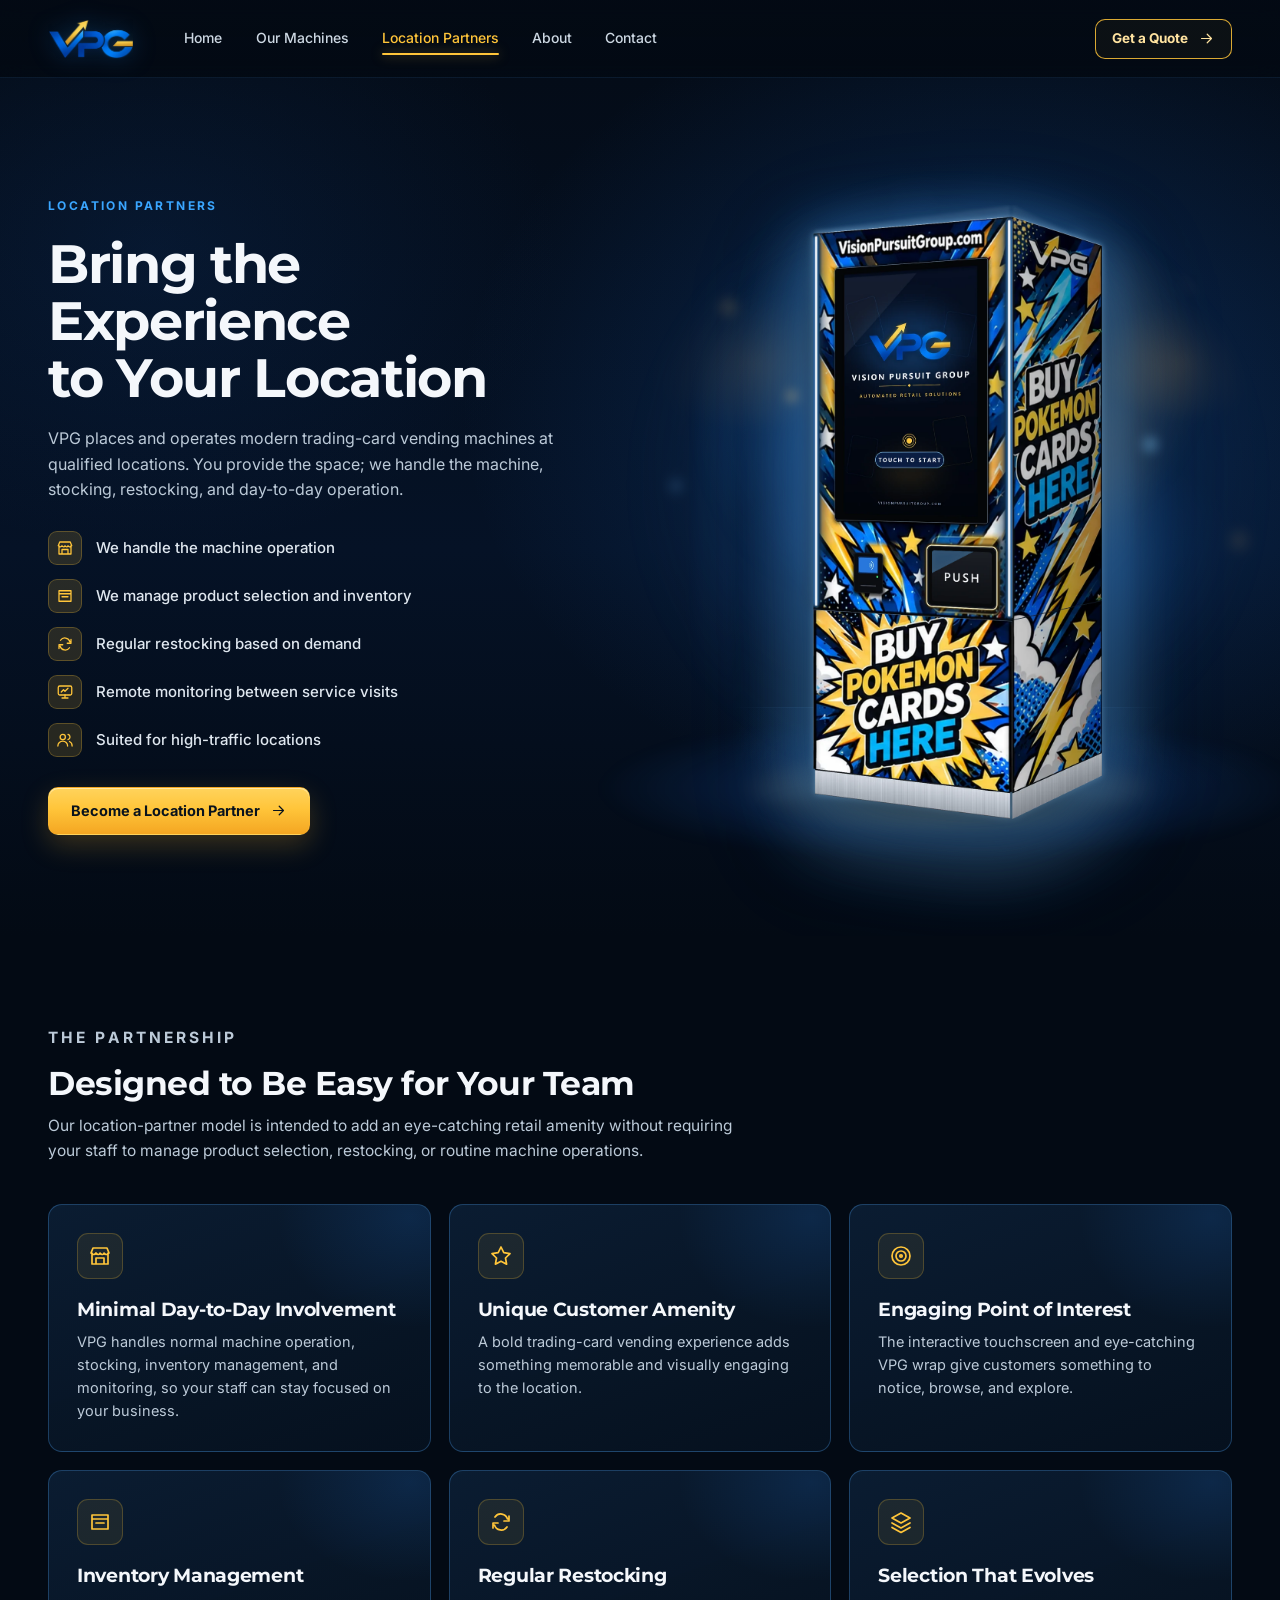
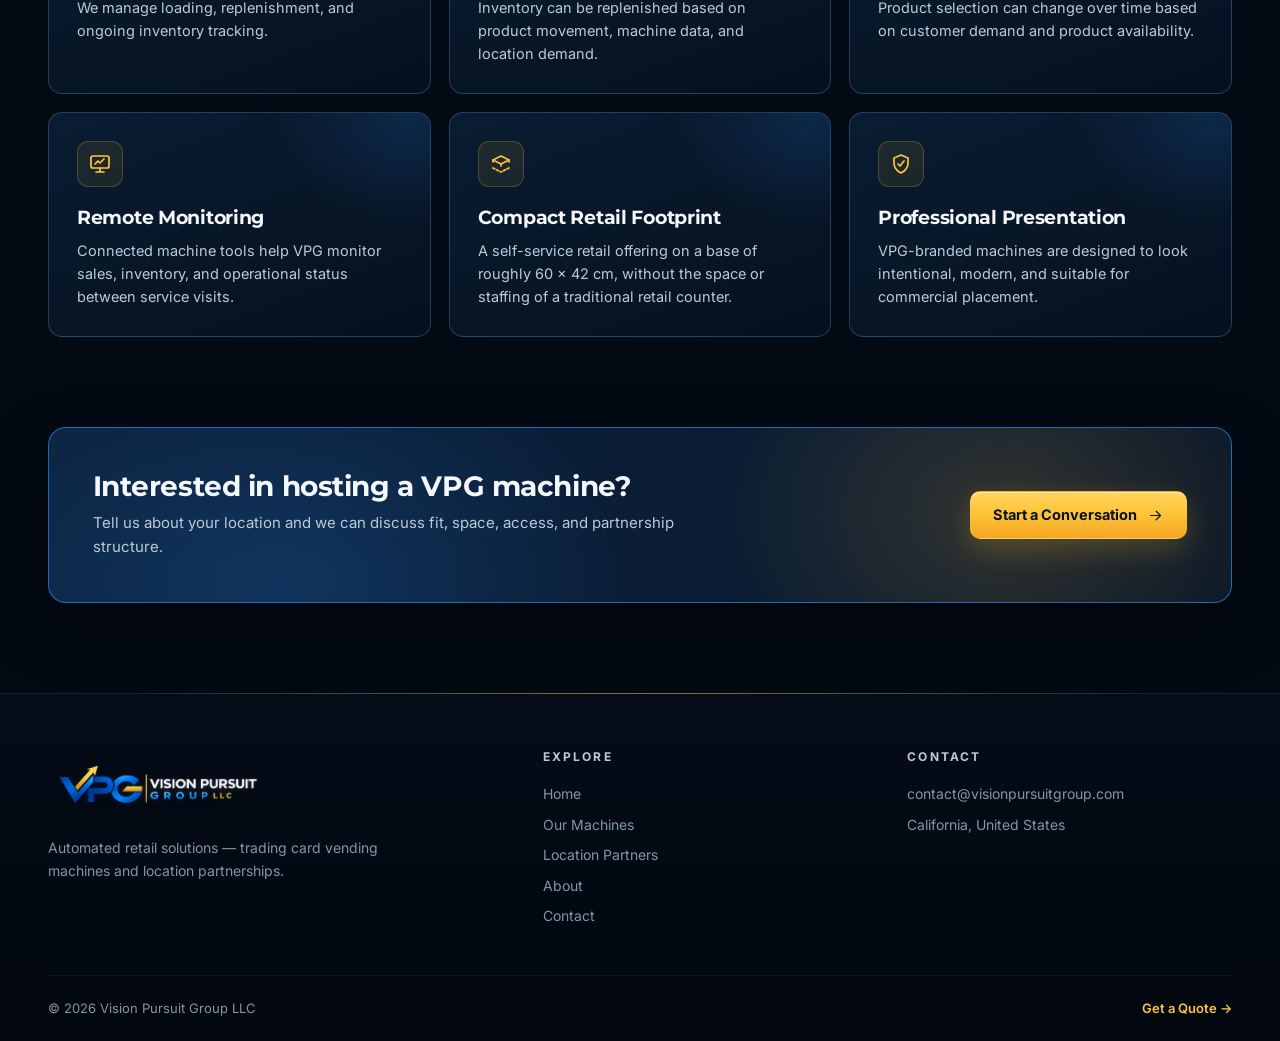
<file: partners.html>
<!doctype html>
<html lang="en">
<head>
<meta charset="utf-8">
<meta name="viewport" content="width=device-width,initial-scale=1">
<meta name="description" content="Partner with Vision Pursuit Group to host a modern trading-card vending machine at your location.">
<meta name="theme-color" content="#030a14">
<title>Location Partners | Vision Pursuit Group</title>
<link rel="icon" type="image/webp" href="assets/vpg-mark.webp">
<link rel="preconnect" href="https://fonts.googleapis.com">
<link rel="preconnect" href="https://fonts.gstatic.com" crossorigin>
<link rel="stylesheet" href="https://fonts.googleapis.com/css2?family=Inter:wght@400;500;600;700&family=Montserrat:wght@600;700;800&display=swap">
<link rel="stylesheet" href="style.css">
<script>(function(d){d.classList.add('js');var nat=('CSSViewTransitionRule' in window)&&/^https?:$/.test(location.protocol);d.classList.add(nat?'pt-native':'pt-fallback');if(!nat)d.classList.add('pt-enter')})(document.documentElement)</script>
</head>
<body>
<a class="skip-link" href="#main">Skip to content</a>

<header class="site-header">
  <div class="container header-inner">
    <a class="brand" href="index.html" aria-label="Vision Pursuit Group home"><img src="assets/vpg-mark.webp" alt="VPG" width="86" height="40"></a>
    <nav class="nav" id="site-nav" aria-label="Primary">
      <a href="index.html">Home</a>
      <a href="machines.html">Our Machines</a>
      <a href="partners.html" aria-current="page">Location Partners<span class="nav-ind" aria-hidden="true"></span></a>
      <a href="about.html">About</a>
      <a href="contact.html">Contact</a>
      <a class="btn btn-gold nav-cta" href="contact.html?type=Location%20Partnership">Get a Quote <span data-icon="arrow"></span></a>
    </nav>
    <a class="btn btn-outline-gold btn-sm header-cta" href="contact.html?type=Location%20Partnership">Get a Quote <span data-icon="arrow"></span></a>
    <button class="menu-toggle" type="button" aria-controls="site-nav" aria-expanded="false" aria-label="Open menu"><span></span><span></span><span></span></button>
  </div>
</header>

<main id="main">

  <section class="page-hero">
    <div class="scene" aria-hidden="true"></div>
    <div class="container page-hero-grid">
      <div class="page-hero-copy">
        <p class="eyebrow">Location Partners</p>
        <h1>Bring the Experience<br>to Your Location</h1>
        <p class="lead">VPG places and operates modern trading-card vending machines at qualified locations. You provide the space; we handle the machine, stocking, restocking, and day-to-day operation.</p>
        <ul class="check-list">
          <li><span data-icon="store"></span>We handle the machine operation</li>
          <li><span data-icon="inventory"></span>We manage product selection and inventory</li>
          <li><span data-icon="refresh"></span>Regular restocking based on demand</li>
          <li><span data-icon="monitor"></span>Remote monitoring between service visits</li>
          <li><span data-icon="users"></span>Suited for high-traffic locations</li>
        </ul>
        <div class="actions">
          <a class="btn btn-gold" href="contact.html?type=Location%20Partnership">Become a Location Partner <span data-icon="arrow"></span></a>
        </div>
      </div>

      <div class="store-stage">
        <div class="scene-lights" aria-hidden="true"></div>
        <div class="scene-floor" aria-hidden="true"></div>
        <div class="machine is-featured hero-enter hero-enter-delay" data-parallax>
          <div class="machine-beam" aria-hidden="true"></div>
          <div class="machine-glow" aria-hidden="true"></div>
          <div class="machine-spot" aria-hidden="true"></div>
          <img class="machine-img" src="assets/machine-hero-34.webp" width="796" height="1600" alt="VPG trading card vending machine placed in a retail setting, showing the VPG welcome screen" fetchpriority="high">
          <img class="machine-reflection" src="assets/machine-hero-34.webp" width="796" height="1600" alt="" aria-hidden="true">
          <div class="machine-ground" aria-hidden="true"></div>
        </div>
      </div>
    </div>
  </section>

  <section class="section">
    <div class="container">
      <div class="section-head reveal">
        <p class="eyebrow">The Partnership</p>
        <h2>Designed to Be Easy for Your Team</h2>
        <p>Our location-partner model is intended to add an eye-catching retail amenity without requiring your staff to manage product selection, restocking, or routine machine operations.</p>
      </div>
      <div class="card-grid">
        <article class="card reveal"><span data-icon="store"></span><h3>Minimal Day-to-Day Involvement</h3><p>VPG handles normal machine operation, stocking, inventory management, and monitoring, so your staff can stay focused on your business.</p></article>
        <article class="card reveal delay-1"><span data-icon="star"></span><h3>Unique Customer Amenity</h3><p>A bold trading-card vending experience adds something memorable and visually engaging to the location.</p></article>
        <article class="card reveal delay-2"><span data-icon="target"></span><h3>Engaging Point of Interest</h3><p>The interactive touchscreen and eye-catching VPG wrap give customers something to notice, browse, and explore.</p></article>
        <article class="card reveal"><span data-icon="inventory"></span><h3>Inventory Management</h3><p>We manage loading, replenishment, and ongoing inventory tracking.</p></article>
        <article class="card reveal delay-1"><span data-icon="refresh"></span><h3>Regular Restocking</h3><p>Inventory can be replenished based on product movement, machine data, and location demand.</p></article>
        <article class="card reveal delay-2"><span data-icon="layers"></span><h3>Selection That Evolves</h3><p>Product selection can change over time based on customer demand and product availability.</p></article>
        <article class="card reveal"><span data-icon="monitor"></span><h3>Remote Monitoring</h3><p>Connected machine tools help VPG monitor sales, inventory, and operational status between service visits.</p></article>
        <article class="card reveal delay-1"><span data-icon="footprint"></span><h3>Compact Retail Footprint</h3><p>A self-service retail offering on a base of roughly 60 × 42 cm, without the space or staffing of a traditional retail counter.</p></article>
        <article class="card reveal delay-2"><span data-icon="shield"></span><h3>Professional Presentation</h3><p>VPG-branded machines are designed to look intentional, modern, and suitable for commercial placement.</p></article>
      </div>
    </div>
  </section>

  <section class="section section-cta">
    <div class="container">
      <div class="cta-band reveal">
        <div><h2>Interested in hosting a VPG machine?</h2><p>Tell us about your location and we can discuss fit, space, access, and partnership structure.</p></div>
        <a class="btn btn-gold" href="contact.html?type=Location%20Partnership">Start a Conversation <span data-icon="arrow"></span></a>
      </div>
    </div>
  </section>

</main>

<footer class="site-footer">
  <div class="container footer-grid">
    <div class="footer-brand">
      <a href="index.html"><img src="assets/vpg-full-logo.webp" alt="Vision Pursuit Group LLC" width="220" height="73" loading="lazy"></a>
      <p>Automated retail solutions — trading card vending machines and location partnerships.</p>
    </div>
    <nav class="footer-col" aria-label="Footer">
      <h2>Explore</h2>
      <a href="index.html">Home</a><a href="machines.html">Our Machines</a><a href="partners.html">Location Partners</a><a href="about.html">About</a><a href="contact.html">Contact</a>
    </nav>
    <div class="footer-col">
      <h2>Contact</h2>
      <a href="mailto:contact@visionpursuitgroup.com">contact@visionpursuitgroup.com</a>
      <span>California, United States</span>
    </div>
  </div>
  <div class="container"><div class="footer-bottom"><span>© 2026 Vision Pursuit Group LLC</span><a href="contact.html?type=Machine%20Quote">Get a Quote →</a></div></div>
</footer>

<script src="app.js"></script>
</body>
</html>
</file>
<file: style.css>
/* =========================================================
   Vision Pursuit Group — site styles
   One design system shared by all five pages.
   ========================================================= */

:root{
  /* surfaces */
  --bg:#030a14;
  --bg-2:#06111f;
  --surface:#0a1b2e;
  --surface-2:#0d2238;
  --glass:rgba(10,28,48,.72);
  /* lines */
  --line:rgba(70,150,225,.20);
  --line-2:rgba(70,150,225,.34);
  --line-strong:rgba(52,152,255,.62);
  /* text */
  --text:#f4f7fb;
  --text-2:#bccad8;
  --text-3:#8196ab;
  /* brand */
  --gold:#ffc53a;
  --gold-2:#f4a622;
  --gold-soft:rgba(255,197,58,.14);
  --blue:#3aa6ff;
  --blue-2:#1c74e0;
  --blue-glow:rgba(32,140,255,.45);
  /* type */
  --font-display:"Montserrat",ui-sans-serif,system-ui,"Segoe UI",Arial,sans-serif;
  --font-body:"Inter",ui-sans-serif,system-ui,-apple-system,"Segoe UI",Arial,sans-serif;
  /* layout */
  --container:1320px;
  --gutter:clamp(16px,4vw,48px);
  --header-h:78px;
  --radius:14px;
  --radius-sm:10px;
  --shadow:0 24px 60px rgba(0,0,0,.45);
  --ease:cubic-bezier(.2,.7,.2,1);
  /* motion: --m scales every movement distance (1 = full motion, 0 = reduced: fades only) */
  --m:1;
}

*,*::before,*::after{box-sizing:border-box}
html{scroll-behavior:smooth;-webkit-text-size-adjust:100%}
body{
  margin:0;min-height:100vh;
  background:var(--bg);color:var(--text);
  font-family:var(--font-body);font-size:16px;line-height:1.6;
  -webkit-font-smoothing:antialiased;-moz-osx-font-smoothing:grayscale;
  overflow-x:hidden;
}
img{max-width:100%;display:block}
a{color:inherit;text-decoration:none}
button{font:inherit;color:inherit}
h1,h2,h3,h4{font-family:var(--font-display);margin:0;line-height:1.12;letter-spacing:-.015em;text-wrap:balance}
p{margin:0}
ul{margin:0;padding:0;list-style:none}
:focus-visible{outline:2px solid var(--gold);outline-offset:3px;border-radius:6px}
::selection{background:var(--gold);color:#07111b}

.container{width:100%;max-width:calc(var(--container) + var(--gutter)*2);margin-inline:auto;padding-inline:var(--gutter)}
.text-gold{color:var(--gold)}
.sr-only{position:absolute;width:1px;height:1px;overflow:hidden;clip:rect(0 0 0 0);white-space:nowrap}
.skip-link{position:absolute;left:12px;top:-60px;z-index:100;background:var(--gold);color:#07111b;font-weight:700;padding:10px 14px;border-radius:8px;transition:top .2s}
.skip-link:focus{top:12px}

/* ---------- icons (injected by app.js) ---------- */
[data-icon]{display:inline-grid;place-items:center;flex:none}
[data-icon] svg{width:100%;height:100%;fill:none;stroke:currentColor;stroke-width:1.7;stroke-linecap:round;stroke-linejoin:round}

/* ---------- type ---------- */
.eyebrow{
  display:inline-flex;align-items:center;gap:8px;
  font-family:var(--font-body);font-size:12px;font-weight:700;line-height:1;
  letter-spacing:.2em;text-transform:uppercase;color:var(--blue);
}
.eyebrow-mark::before{content:"";width:7px;height:7px;border:1.5px solid currentColor;transform:rotate(45deg);border-radius:1px}
.lead{font-size:clamp(16px,1.25vw,19px);line-height:1.6;color:var(--text-2)}
.section-head{max-width:720px}
.section-head.center{margin-inline:auto;text-align:center}
.section-head h2{font-size:clamp(28px,2.6vw,40px);font-weight:700;margin:14px 0 12px}
.section-head p{color:var(--text-2);font-size:15.5px}

/* ---------- buttons ---------- */
.btn{
  display:inline-flex;align-items:center;justify-content:center;gap:10px;
  min-height:48px;padding:12px 22px;border-radius:var(--radius-sm);
  font-family:var(--font-body);font-size:14.5px;font-weight:700;line-height:1;white-space:nowrap;
  border:1px solid transparent;cursor:pointer;
  transition:transform .2s var(--ease),box-shadow .2s var(--ease),background .2s,border-color .2s,color .2s;
}
.btn [data-icon]{width:17px;height:17px;transition:transform .2s var(--ease)}
.btn:hover [data-icon="arrow"]{transform:translateX(calc(3px * var(--m)))}
.btn-gold{background:linear-gradient(180deg,#ffd35c,var(--gold) 45%,var(--gold-2));color:#08121d;box-shadow:0 10px 28px rgba(255,180,40,.22),inset 0 1px 0 rgba(255,255,255,.45)}
.btn-gold:hover{transform:translateY(calc(-2px * var(--m)));box-shadow:0 16px 36px rgba(255,180,40,.32),inset 0 1px 0 rgba(255,255,255,.45)}
.btn-outline{background:rgba(6,18,32,.55);border-color:rgba(160,190,220,.35);color:var(--text)}
.btn-outline:hover{border-color:var(--gold);color:var(--gold);transform:translateY(calc(-2px * var(--m)))}
.btn-outline-gold{background:rgba(255,197,58,.04);border-color:rgba(255,197,58,.85);color:#ffe3a0}
.btn-outline-gold:hover{background:var(--gold);color:#08121d;transform:translateY(calc(-2px * var(--m)))}
.btn.btn:active{transform:translateY(0) scale(calc(1 - .03 * var(--m)));filter:brightness(.94);transition-duration:.08s}
.btn-sm{min-height:40px;padding:10px 16px;font-size:13.5px}
.actions{display:flex;flex-wrap:wrap;gap:12px;margin-top:30px}

/* =========================================================
   HEADER
   ========================================================= */
.site-header{
  position:sticky;top:0;z-index:60;height:var(--header-h);
  background:linear-gradient(180deg,rgba(3,10,20,.92),rgba(3,10,20,.78));
  backdrop-filter:blur(14px);-webkit-backdrop-filter:blur(14px);
  border-bottom:1px solid rgba(70,150,225,.12);
  transition:background .3s,box-shadow .3s;
}
.site-header.is-scrolled{background:rgba(3,10,20,.96);box-shadow:0 10px 30px rgba(0,0,0,.35)}
.header-inner{height:100%;display:flex;align-items:center;gap:clamp(24px,4vw,64px)}
.brand{display:flex;align-items:center;flex:none}
.brand img{height:40px;width:auto;filter:drop-shadow(0 0 12px rgba(40,150,255,.28))}
.nav{display:flex;align-items:center;gap:clamp(22px,2.6vw,40px);height:100%}
.nav a{
  position:relative;height:100%;display:flex;align-items:center;
  font-size:14px;font-weight:500;color:#cdd8e3;transition:color .2s;
}
.nav a::after{content:"";position:absolute;left:0;right:0;bottom:22px;height:2px;border-radius:2px;background:var(--gold);transform:scaleX(0);transition:transform .25s var(--ease)}
.nav a:hover{color:#fff}
.nav a[aria-current="page"]{color:var(--gold)}
.nav a:hover::after{transform:scaleX(1)}
.nav a[aria-current="page"]::after{display:none}
/* active-page underline: a real element so it can glide between pages (view transitions) */
.nav-ind{position:absolute;left:0;right:0;bottom:22px;height:2px;border-radius:2px;background:var(--gold);box-shadow:0 0 12px rgba(255,197,58,.55)}
.nav .nav-cta{display:none}
.nav a.btn{transition:transform .2s var(--ease),box-shadow .2s var(--ease),background .2s,color .2s}   /* beats ".nav a{transition:color}" */
.header-cta{margin-left:auto}
.menu-toggle{display:none;margin-left:auto;width:44px;height:44px;border:1px solid var(--line-2);border-radius:10px;background:rgba(10,28,48,.6);cursor:pointer;padding:0;place-items:center}
.menu-toggle span{display:block;width:20px;height:2px;background:#fff;border-radius:2px;margin:4px auto;transition:transform .25s,opacity .25s}
.menu-toggle[aria-expanded="true"] span:nth-child(1){transform:translateY(6px) rotate(45deg)}
.menu-toggle[aria-expanded="true"] span:nth-child(2){opacity:0}
.menu-toggle[aria-expanded="true"] span:nth-child(3){transform:translateY(-6px) rotate(-45deg)}

/* =========================================================
   SHARED SCENE PIECES (glows, lights, floor, machine)
   ========================================================= */
.scene{position:absolute;inset:0;z-index:-1;overflow:hidden;pointer-events:none}
.scene::before{ /* base atmosphere */
  content:"";position:absolute;inset:0;
  background:
    radial-gradient(60% 70% at 78% 38%,rgba(22,96,190,.30),transparent 70%),
    radial-gradient(45% 50% at 12% 20%,rgba(16,60,120,.22),transparent 70%),
    linear-gradient(180deg,#040c18 0%,#051226 55%,#030a14 100%);
}
/* blurred retail-store lights behind the machine */
.scene-lights{
  position:absolute;top:0;right:0;width:62%;height:78%;
  opacity:.95;filter:blur(5px);
  -webkit-mask-image:radial-gradient(75% 80% at 62% 45%,#000 30%,transparent 78%);
          mask-image:radial-gradient(75% 80% at 62% 45%,#000 30%,transparent 78%);
  background:
    /* bokeh points */
    radial-gradient(14px 14px at 16% 20%,rgba(255,206,120,.95),transparent),
    radial-gradient(10px 10px at 26% 33%,rgba(255,190,90,.85),transparent),
    radial-gradient(18px 18px at 88% 16%,rgba(255,214,150,.9),transparent),
    radial-gradient(12px 12px at 81% 40%,rgba(130,205,255,.85),transparent),
    radial-gradient(16px 16px at 95% 54%,rgba(255,196,110,.8),transparent),
    radial-gradient(10px 10px at 70% 10%,rgba(160,215,255,.85),transparent),
    radial-gradient(12px 12px at 8% 46%,rgba(120,190,255,.65),transparent),
    radial-gradient(9px 9px at 38% 12%,rgba(255,220,160,.7),transparent),
    radial-gradient(11px 11px at 60% 62%,rgba(255,190,100,.55),transparent),
    /* warm/cool light pools */
    radial-gradient(90px 60px at 86% 28%,rgba(255,176,70,.40),transparent),
    radial-gradient(110px 70px at 20% 28%,rgba(255,176,70,.26),transparent),
    radial-gradient(160px 120px at 72% 58%,rgba(40,140,255,.28),transparent),
    radial-gradient(140px 100px at 34% 60%,rgba(30,110,220,.22),transparent),
    /* soft, out-of-focus shelving */
    repeating-linear-gradient(90deg,transparent 0 70px,rgba(60,140,220,.10) 70px 110px,transparent 110px 200px),
    linear-gradient(180deg,rgba(14,42,76,.55),rgba(8,24,44,.2));
}
/* reflective floor */
.scene-floor{
  position:absolute;left:0;right:0;bottom:0;height:34%;
  background:
    radial-gradient(40% 55% at 70% 0%,rgba(40,140,255,.20),transparent 70%),
    linear-gradient(180deg,rgba(9,26,46,.0),rgba(7,20,36,.85) 30%,#030a14);
}
.scene-floor::before{content:"";position:absolute;left:0;right:0;top:0;height:1px;background:linear-gradient(90deg,transparent,rgba(120,190,255,.25) 50%,transparent)}

/* machine figure: image + glow + ground shadow + reflection */
.machine{position:relative;display:flex;flex-direction:column;align-items:center;isolation:isolate}
.machine>[aria-hidden="true"],.lineup>[aria-hidden="true"],.machine-spot{pointer-events:none}
.machine-img{position:relative;z-index:2;height:auto;filter:drop-shadow(0 30px 40px rgba(0,0,0,.55)) drop-shadow(0 0 3px rgba(150,210,255,.7)) drop-shadow(0 0 28px rgba(40,150,255,.5))}
.machine-glow{
  position:absolute;z-index:0;left:50%;top:44%;width:150%;aspect-ratio:1;transform:translate(-50%,-50%);
  background:
    radial-gradient(closest-side,rgba(60,165,255,.70),rgba(30,110,230,.30) 42%,transparent 72%);
  filter:blur(10px);
}
.machine-glow::before{ /* warm back-light spilling past the right edge */
  content:"";position:absolute;left:52%;top:18%;width:40%;height:58%;
  background:radial-gradient(closest-side,rgba(255,176,60,.42),transparent 75%);filter:blur(18px);
}
.machine-glow::after{ /* warm rim light near the base */
  content:"";position:absolute;left:18%;right:18%;bottom:10%;height:26%;
  background:radial-gradient(closest-side,rgba(255,180,60,.40),transparent 75%);filter:blur(14px);
}
.machine-rays{
  position:absolute;z-index:1;left:50%;top:40%;width:170%;aspect-ratio:1;transform:translate(-50%,-50%);
  background:repeating-conic-gradient(from 0deg at 50% 50%,rgba(120,195,255,.10) 0deg 2deg,transparent 2deg 11deg);
  -webkit-mask-image:radial-gradient(closest-side,#000 10%,transparent 70%);
          mask-image:radial-gradient(closest-side,#000 10%,transparent 70%);
  opacity:.7;
}
.machine-ground{position:absolute;z-index:1;left:50%;bottom:-10px;width:125%;height:44px;transform:translateX(-50%);background:radial-gradient(closest-side,rgba(0,0,0,.75),transparent);filter:blur(4px)}
.machine-ground::after{content:"";position:absolute;inset:6px 16%;background:radial-gradient(closest-side,rgba(255,190,70,.40),transparent);filter:blur(10px)}
/* staged presentation: floor light pool + back beam, used for featured machines */
.machine-spot{
  position:absolute;z-index:0;left:50%;bottom:-7%;width:230%;height:24%;transform:translateX(-50%);
  background:
    radial-gradient(closest-side,rgba(255,196,80,.40),transparent 60%),
    radial-gradient(closest-side,rgba(50,150,255,.50),rgba(30,110,230,.16) 55%,transparent 100%);
  filter:blur(6px);
}
.machine-beam{
  position:absolute;z-index:0;left:50%;top:-12%;width:92%;height:112%;transform:translateX(-50%);
  background:linear-gradient(180deg,rgba(90,175,255,0) 0%,rgba(90,175,255,.16) 45%,rgba(90,175,255,0) 100%);
  -webkit-mask-image:radial-gradient(50% 50% at 50% 50%,#000,transparent);
          mask-image:radial-gradient(50% 50% at 50% 50%,#000,transparent);
  filter:blur(18px);
}
.machine.is-featured .machine-glow{animation:glowBreathe 7s ease-in-out infinite}
@keyframes glowBreathe{0%,100%{opacity:.88;transform:translate(-50%,-50%) scale(1)}50%{opacity:1;transform:translate(-50%,-50%) scale(1.04)}}
/* pointer parallax (values set by app.js) */
.machine[data-parallax] .machine-img{transform:translate3d(var(--px,0),var(--py,0),0);transition:transform .6s var(--ease)}
.machine[data-parallax] .machine-glow{margin-left:calc(var(--px,0px) * -1.2);margin-top:calc(var(--py,0px) * -1.2);transition:margin .6s var(--ease)}
.machine-reflection{
  position:absolute;z-index:1;top:100%;left:0;width:100%;height:auto;
  transform:scaleY(-1);transform-origin:top;opacity:.22;filter:blur(1.5px) saturate(1.2);
  -webkit-mask-image:linear-gradient(0deg,rgba(0,0,0,.9) 0%,transparent 26%);
          mask-image:linear-gradient(0deg,rgba(0,0,0,.9) 0%,transparent 26%);
}

/* =========================================================
   HOME — HERO
   ========================================================= */
.home-hero{position:relative;isolation:isolate;overflow:hidden;min-height:calc(100svh - var(--header-h));display:flex;flex-direction:column}
.home-hero-grid{flex:1;display:grid;grid-template-columns:minmax(0,1.16fr) minmax(0,.84fr);align-items:center;gap:32px;padding-top:clamp(20px,3vh,40px)}
.hero-copy{position:relative;z-index:2;padding-bottom:28px}
.display{
  font-family:var(--font-display);font-weight:800;text-transform:uppercase;
  font-size:clamp(40px,4.3vw,74px);line-height:.98;letter-spacing:-.02em;margin:18px 0 22px;
  text-shadow:0 4px 30px rgba(0,0,0,.4);
}
.display span{display:block}
.display .text-gold{background:linear-gradient(180deg,#ffd964,#ffc53a 55%,#f3a31d);-webkit-background-clip:text;background-clip:text;color:transparent;filter:drop-shadow(0 0 22px rgba(255,190,50,.18))}
.hero-copy .lead{max-width:600px}

.path-cards{display:grid;grid-template-columns:1fr 1fr;gap:16px;max-width:640px;margin-top:34px}
.path-card{
  position:relative;display:flex;flex-direction:column;min-height:180px;padding:22px 58px 22px 22px;
  border:1px solid rgba(52,152,255,.5);border-radius:12px;
  background:linear-gradient(160deg,rgba(16,44,78,.78),rgba(6,18,34,.82));
  box-shadow:inset 0 1px 0 rgba(255,255,255,.05),inset 0 0 40px rgba(40,140,255,.06),0 18px 40px rgba(0,0,0,.28);
  backdrop-filter:blur(8px);-webkit-backdrop-filter:blur(8px);
  transition:transform .25s var(--ease),border-color .25s,box-shadow .25s;
}
.path-card:hover{transform:translateY(calc(-4px * var(--m)));border-color:rgba(255,197,58,.7);box-shadow:inset 0 1px 0 rgba(255,255,255,.06),0 0 0 1px rgba(255,197,58,.15),0 22px 46px rgba(0,0,0,.35),0 0 40px rgba(255,190,50,.08)}
.path-icon{width:38px;height:38px;color:var(--gold);margin-bottom:16px}
.path-card h2{font-size:clamp(17px,1.35vw,20px);font-weight:700;margin-bottom:10px}
.path-card p{font-size:14px;line-height:1.55;color:var(--text-2)}
.path-arrow{position:absolute;right:18px;bottom:18px;width:32px;height:32px;border-radius:50%;background:var(--gold);color:#08121d;padding:7px;box-shadow:0 6px 18px rgba(255,180,40,.35);transition:transform .25s var(--ease)}
.path-arrow svg{stroke-width:2.4}
.path-card:hover .path-arrow{transform:translateX(calc(3px * var(--m)))}

/* featured hero machine: sized to feel like the product, standing on the hero floor */
.home-hero .machine{justify-self:center;align-self:end;margin-bottom:46px}
.home-hero .machine-img{width:auto;height:clamp(460px,min(54vw,calc(100svh - 64px)),800px)}
.home-hero .machine-glow{width:175%;top:46%}
.home-hero .machine-rays{width:200%}

/* feature strip at the bottom of the hero */
.feature-strip{
  position:relative;z-index:2;display:grid;grid-template-columns:repeat(4,1fr);
  border-top:1px solid var(--line);
  background:linear-gradient(180deg,rgba(4,12,22,.2),rgba(4,12,22,.55));
}
.feature-strip li{display:flex;flex-direction:column;gap:4px;padding:26px clamp(16px,2.4vw,34px);border-left:1px solid var(--line)}
.feature-strip li:first-child{border-left:0;padding-left:0}
.feature-strip [data-icon]{width:32px;height:32px;color:var(--gold);margin-bottom:10px}
.feature-strip strong{font-size:15px;font-weight:700}
.feature-strip span:not([data-icon]){font-size:13px;color:var(--text-3)}

/* =========================================================
   PROMO CARDS (home lower sections)
   ========================================================= */
.section{position:relative;padding:clamp(56px,7vw,96px) 0}
.home-explore{padding-top:clamp(32px,4vw,56px)}
.promo{
  position:relative;isolation:isolate;overflow:hidden;display:flex;align-items:center;min-height:250px;
  border:1px solid var(--line-2);border-radius:16px;
  background:linear-gradient(115deg,#0b1d31 0%,#07152a 55%,#06101f 100%);
  box-shadow:var(--shadow);
}
.promo-copy{position:relative;z-index:2;padding:clamp(26px,3vw,42px);max-width:560px}
.promo-copy h2,.promo-copy h3{font-size:clamp(22px,2vw,30px);font-weight:700;margin:12px 0 10px}
.promo-copy p{color:var(--text-2);font-size:14.5px;max-width:460px}
.promo-copy .btn{margin-top:22px}
.promo-media{position:absolute;z-index:0;top:0;right:0;bottom:0;width:58%;overflow:hidden;
  -webkit-mask-image:linear-gradient(90deg,transparent 0%,rgba(0,0,0,.6) 22%,#000 45%);
          mask-image:linear-gradient(90deg,transparent 0%,rgba(0,0,0,.6) 22%,#000 45%)}
.promo-media img{width:100%;height:100%;object-fit:cover}
.promo::after{content:"";position:absolute;z-index:1;inset:0;pointer-events:none;background:linear-gradient(90deg,rgba(6,16,30,.92) 0%,rgba(6,16,30,.55) 40%,transparent 70%)}
.promo-wide{min-height:300px}
.promo-wide .promo-media{width:62%}
.promo-wide .promo-media img{object-position:50% 24%}
.promo-pair{display:grid;grid-template-columns:1fr 1fr;gap:20px;margin-top:20px}
.promo-pair .promo{min-height:300px;align-items:flex-end}
.promo-pair .promo-copy{max-width:56%}
.promo-pair .promo-media{width:50%}
/* location card: machine in a lit store environment */
.promo-media.store{background:radial-gradient(60% 60% at 55% 55%,rgba(40,130,240,.35),transparent 70%)}
.promo-media.store .scene-lights{width:100%;height:100%;filter:blur(2.5px);opacity:.85}
.promo-media.store img{position:absolute;left:55%;bottom:7%;width:auto;height:84%;object-fit:contain;transform:translateX(-50%);filter:drop-shadow(0 16px 20px rgba(0,0,0,.6)) drop-shadow(0 0 16px rgba(40,150,255,.35))}
.promo-media.store::after{content:"";position:absolute;left:25%;right:15%;bottom:4%;height:18px;background:radial-gradient(closest-side,rgba(255,180,60,.35),transparent);filter:blur(6px)}
/* own-a-machine card: close-up on the PUSH button */
.promo-media.push img{object-position:51% 88%;transform:scale(1.9);transform-origin:51% 88%}

/* =========================================================
   INNER PAGE HERO (partners / about / machines / contact)
   ========================================================= */
.page-hero{position:relative;isolation:isolate;overflow:hidden;padding:clamp(48px,7vw,96px) 0 clamp(48px,6vw,80px)}
.page-hero-grid{display:grid;grid-template-columns:minmax(0,1fr) minmax(0,1fr);align-items:center;gap:clamp(28px,4vw,64px)}
.page-hero h1{font-size:clamp(36px,4.2vw,62px);font-weight:700;line-height:1.06;letter-spacing:-.025em;margin:18px 0 20px}
.page-hero .lead{max-width:580px}

/* checklist used on hero sections */
.check-list{display:grid;gap:14px;margin-top:28px}
.check-list li{display:flex;align-items:center;gap:14px;font-size:15px;font-weight:500;color:#dfe7ef}
.check-list [data-icon]{width:34px;height:34px;padding:7px;border-radius:9px;color:var(--gold);background:var(--gold-soft);border:1px solid rgba(255,197,58,.25)}

/* icon + text points in a grid */
.icon-points{display:grid;grid-template-columns:1fr 1fr;gap:22px 28px;margin-top:30px}
.icon-points li{display:grid;grid-template-columns:44px 1fr;gap:14px;align-items:start}
.icon-points [data-icon]{width:44px;height:44px;padding:9px;border-radius:10px;color:var(--gold);background:rgba(255,197,58,.08);border:1px solid rgba(255,197,58,.22)}
.icon-points strong{display:block;font-size:15px;font-weight:700;line-height:1.3}
.icon-points span:not([data-icon]){display:block;font-size:13.5px;color:var(--text-3);margin-top:4px;line-height:1.5}

/* hero visual that holds a masked close-up */
.hero-visual{position:relative;min-height:clamp(340px,40vw,560px);isolation:isolate}
.hero-visual .machine-glow{top:50%;width:110%}
.hero-visual .closeup{
  position:absolute;inset:0;width:100%;height:100%;object-fit:contain;z-index:2;
  -webkit-mask-image:linear-gradient(180deg,#000 78%,transparent 100%);
          mask-image:linear-gradient(180deg,#000 78%,transparent 100%);
  filter:drop-shadow(0 20px 40px rgba(0,0,0,.5));
}

/* partners hero: machine featured in a lit store scene */
.store-stage{position:relative;min-height:clamp(520px,54vw,760px);display:flex;align-items:flex-end;justify-content:center;isolation:isolate}
.store-stage .scene-lights{width:115%;height:100%;left:-7.5%;
  -webkit-mask-image:radial-gradient(closest-side at 50% 46%,#000 40%,transparent 100%);
          mask-image:radial-gradient(closest-side at 50% 46%,#000 40%,transparent 100%)}
.store-stage::before{ /* blue / gold ambient wash */
  content:"";position:absolute;z-index:-1;inset:4% 0 10%;
  background:
    radial-gradient(38% 42% at 32% 38%,rgba(40,140,255,.30),transparent 70%),
    radial-gradient(30% 36% at 74% 30%,rgba(255,176,60,.22),transparent 70%);
  filter:blur(10px);
}
.store-stage .scene-floor{height:22%;background:radial-gradient(50% 70% at 50% 18%,rgba(40,140,255,.24),transparent 75%)}
.store-stage .scene-floor::before{left:12%;right:12%}
.store-stage .machine{margin-bottom:7%}
.store-stage .machine-img{width:auto;height:clamp(440px,48vw,700px)}
.store-stage .machine-glow{width:170%}

/* =========================================================
   OUR MACHINES
   ========================================================= */
.product-hero{padding-bottom:clamp(32px,4vw,56px)}
.product-hero .page-hero-grid{grid-template-columns:minmax(0,.95fr) minmax(0,1.05fr)}
.product-hero h1{font-size:clamp(34px,3.6vw,56px)}
.lineup{
  --h:clamp(300px,36vw,540px);
  position:relative;display:flex;align-items:flex-end;justify-content:center;gap:clamp(18px,3.2vw,52px);
  padding-top:24px;isolation:isolate;
}
.lineup .machine-glow{top:46%;width:95%}
.lineup .machine-rays{top:44%;width:120%}
.lineup::after{content:"";position:absolute;z-index:0;left:4%;right:4%;bottom:26px;height:40px;background:radial-gradient(closest-side,rgba(0,0,0,.7),transparent);filter:blur(6px)}
.view{position:relative;z-index:2;margin:0;display:flex;flex-direction:column;align-items:center}
.view img{width:auto;filter:drop-shadow(0 26px 30px rgba(0,0,0,.55)) drop-shadow(0 0 16px rgba(40,150,255,.3))}
.view-front img{height:var(--h)}
.view-side img{height:calc(var(--h) * .86);filter:brightness(.92) drop-shadow(0 26px 30px rgba(0,0,0,.55)) drop-shadow(0 0 14px rgba(40,150,255,.25))}
.view-side{margin-bottom:calc(var(--h) * .035)}
.view figcaption{margin-top:16px;font-size:11.5px;font-weight:600;letter-spacing:.16em;text-transform:uppercase;color:var(--text-3)}

/* spec tabs */
.spec-tabs{border:1px solid var(--line-2);border-radius:16px;background:linear-gradient(160deg,rgba(12,32,56,.85),rgba(6,17,31,.92));box-shadow:var(--shadow);overflow:hidden}
.tablist{position:relative;display:grid;grid-template-columns:repeat(5,1fr);border-bottom:1px solid var(--line-2);background:rgba(4,12,22,.45)}
.tab{
  position:relative;z-index:1;display:flex;align-items:center;justify-content:center;gap:10px;min-height:62px;padding:12px 14px;
  border:0;border-left:1px solid var(--line);background:transparent;cursor:pointer;
  font-size:14px;font-weight:600;color:#d3dde7;transition:background .25s,color .25s;
}
.tab:first-child{border-left:0}
.tab [data-icon]{width:19px;height:19px;color:var(--text-3);transition:color .25s}
.tab:hover{background:rgba(40,120,210,.12);color:#fff}
.tab:hover [data-icon]{color:var(--gold)}
.tab[aria-selected="true"],.tab[aria-selected="true"]:hover{background:linear-gradient(180deg,#ffd35c,var(--gold) 50%,var(--gold-2));color:#08121d}
.tab[aria-selected="true"] [data-icon]{color:#08121d}
/* with JS, a single gold indicator slides between tabs instead */
.tab-indicator{position:absolute;z-index:0;left:0;top:0;bottom:0;width:0;pointer-events:none;
  background:linear-gradient(180deg,#ffd35c,var(--gold) 50%,var(--gold-2));
  transition:transform .38s var(--ease),width .38s var(--ease)}
.has-indicator .tab[aria-selected="true"],.has-indicator .tab[aria-selected="true"]:hover{background:transparent}
/* panel changes: height eases while content cross-fades */
.tabpanels{position:relative;overflow:hidden;transition:height .4s var(--ease)}
.tabpanel{transition:opacity .3s var(--ease),transform .34s var(--ease)}
.tabpanel[hidden]{display:none}
.tabpanel.is-leaving{opacity:0;transform:translateX(calc(var(--dir,1) * -16px * var(--m)));transition-duration:.17s;transition-timing-function:ease-in}
.tabpanel.is-entering{opacity:0;transform:translateX(calc(var(--dir,1) * 24px * var(--m)));transition:none}
.panel-pad{padding:clamp(24px,3.4vw,48px)}
.panel-head{max-width:760px}
.panel-head h2{font-size:clamp(26px,2.5vw,38px);font-weight:700;margin:12px 0 12px}
.panel-head p{color:var(--text-2);font-size:15px}

.overview{display:grid;grid-template-columns:minmax(0,1fr) minmax(0,1fr);min-height:500px}
.overview-copy{padding:clamp(24px,3.4vw,48px);display:flex;flex-direction:column;justify-content:center}
.overview-media{position:relative;overflow:hidden;min-height:340px}
.overview-media::before{content:"";position:absolute;inset:0;z-index:0;background:radial-gradient(60% 60% at 60% 45%,rgba(40,140,255,.35),transparent 70%)}
.overview-media img{position:absolute;inset:0;z-index:1;width:100%;height:100%;object-fit:cover;object-position:50% 30%;
  -webkit-mask-image:linear-gradient(90deg,transparent 0%,#000 26%);
          mask-image:linear-gradient(90deg,transparent 0%,#000 26%)}

.spec-grid{display:grid;grid-template-columns:repeat(3,1fr);gap:14px;margin-top:30px}
.spec-card{position:relative;padding:22px;border:1px solid var(--line);border-radius:12px;background:rgba(5,15,28,.7);transition:border-color .2s,transform .2s var(--ease)}
.spec-card:hover{border-color:var(--line-strong);transform:translateY(calc(-2px * var(--m)))}
.spec-card .label{font-size:11px;font-weight:700;letter-spacing:.14em;text-transform:uppercase;color:var(--blue)}
.spec-card strong{display:block;font-family:var(--font-display);font-size:18px;font-weight:700;margin:8px 0 6px}
.spec-card p{font-size:13.5px;line-height:1.55;color:var(--text-3)}
.note{margin-top:22px;padding:14px 18px;border-left:3px solid var(--gold);border-radius:0 10px 10px 0;background:rgba(255,197,58,.05);font-size:13px;color:var(--text-2)}

/* dimension drawing */
.dims{display:grid;grid-template-columns:minmax(0,1fr) minmax(0,1fr);gap:clamp(24px,3vw,44px);margin-top:30px;align-items:start}
.dim-drawing{
  display:flex;align-items:flex-end;justify-content:center;gap:clamp(64px,7vw,100px);
  padding:56px 48px 52px 64px;border:1px solid var(--line);border-radius:14px;
  background:
    linear-gradient(rgba(60,140,220,.06) 1px,transparent 1px) 0 0/24px 24px,
    linear-gradient(90deg,rgba(60,140,220,.06) 1px,transparent 1px) 0 0/24px 24px,
    radial-gradient(60% 60% at 50% 50%,rgba(40,130,240,.18),transparent 70%),
    rgba(4,12,22,.7);
}
.dim-fig{position:relative;margin:0}
.dim-fig img{height:clamp(240px,26vw,380px);width:auto;filter:drop-shadow(0 16px 20px rgba(0,0,0,.5))}
.dim{position:absolute;color:var(--gold);font-size:11.5px;font-weight:700;letter-spacing:.02em}
.dim b{position:absolute;white-space:nowrap;padding:2px 6px;border-radius:4px;background:#07152a;border:1px solid rgba(255,197,58,.35)}
.dim-v{top:var(--y1);bottom:calc(100% - var(--y2));width:1px;background:currentColor}
.dim-v::before,.dim-v::after{content:"";position:absolute;left:-5px;width:11px;height:1px;background:currentColor}
.dim-v::before{top:0}.dim-v::after{bottom:0}
.dim-v b{left:50%;top:50%;transform:translate(-50%,-50%) rotate(-90deg)}
.dim-v.left{left:-22px}
.dim-v.right{right:-20px}
.dim-h{left:var(--x1);right:calc(100% - var(--x2));height:1px;background:currentColor}
.dim-h::before,.dim-h::after{content:"";position:absolute;top:-5px;width:1px;height:11px;background:currentColor}
.dim-h::before{left:0}.dim-h::after{right:0}
.dim-h b{left:50%;transform:translate(-50%,-50%);top:0}
.dim-h.above{top:-20px}
.dim-h.below{bottom:-20px}
.dim-cards{display:grid;grid-template-columns:1fr 1fr;gap:12px}
.dim-card{padding:18px 20px;border:1px solid var(--line);border-radius:12px;background:rgba(5,15,28,.7)}
.dim-card span{display:block;font-size:11px;font-weight:700;letter-spacing:.12em;text-transform:uppercase;color:var(--text-3)}
.dim-card strong{display:block;font-family:var(--font-display);font-size:21px;font-weight:700;margin-top:6px}

/* why-choose strip */
.why-grid{display:grid;grid-template-columns:repeat(4,1fr);margin-top:40px;border-top:1px solid var(--line);border-bottom:1px solid var(--line)}
.why-item{padding:34px clamp(16px,2vw,30px);text-align:center;border-left:1px solid var(--line)}
.why-item:first-child{border-left:0}
.why-item [data-icon]{width:44px;height:44px;color:var(--gold);margin:0 auto 16px}
.why-item strong{display:block;font-family:var(--font-display);font-size:17px;font-weight:700;margin-bottom:8px}
.why-item p{font-size:14px;color:var(--text-3)}

/* =========================================================
   BENEFIT CARDS + CTA BAND (partners / about / machines)
   ========================================================= */
.card-grid{display:grid;grid-template-columns:repeat(3,1fr);gap:18px;margin-top:40px}
.card{
  position:relative;overflow:hidden;padding:28px;border:1px solid var(--line-2);border-radius:14px;
  background:linear-gradient(160deg,rgba(13,34,58,.8),rgba(6,17,31,.9));
  transition:transform .25s var(--ease),border-color .25s,box-shadow .25s;
}
.card::before{content:"";position:absolute;right:-30%;top:-40%;width:70%;height:90%;background:radial-gradient(closest-side,rgba(40,140,255,.14),transparent);pointer-events:none}
.card:hover{transform:translateY(calc(-4px * var(--m)));border-color:var(--line-strong);box-shadow:0 20px 44px rgba(0,0,0,.35)}
.card [data-icon]{width:46px;height:46px;padding:10px;border-radius:11px;color:var(--gold);background:rgba(255,197,58,.08);border:1px solid rgba(255,197,58,.22)}
.card h3{font-size:19px;font-weight:700;margin:20px 0 10px}
.card p{font-size:14.5px;color:var(--text-2)}

.cta-band{
  position:relative;overflow:hidden;isolation:isolate;display:flex;align-items:center;justify-content:space-between;gap:28px;
  padding:clamp(28px,3.4vw,48px);border:1px solid var(--line-strong);border-radius:18px;
  background:linear-gradient(110deg,#0c2440,#0a1c33 60%,#081629);box-shadow:var(--shadow);
}
.cta-band::before{content:"";position:absolute;z-index:-1;right:-6%;top:-80%;width:50%;height:260%;background:radial-gradient(closest-side,rgba(255,190,50,.16),transparent)}
.cta-band::after{content:"";position:absolute;z-index:-1;left:-10%;bottom:-120%;width:60%;height:260%;background:radial-gradient(closest-side,rgba(40,140,255,.18),transparent)}
.cta-band h2{font-size:clamp(22px,2.2vw,32px);font-weight:700;margin-bottom:8px}
.cta-band p{color:var(--text-2);font-size:15px;max-width:620px}
.section-cta{padding-top:0}

/* =========================================================
   CONTACT
   ========================================================= */
.contact-hero .page-hero-grid{align-items:start}
.contact-points{display:grid;gap:22px;margin-top:34px}
.contact-points li{display:grid;grid-template-columns:48px 1fr;gap:16px;align-items:center}
.contact-points [data-icon]{width:48px;height:48px;padding:11px;border-radius:12px;color:var(--gold);background:rgba(255,197,58,.08);border:1px solid rgba(255,197,58,.22)}
.contact-points strong{display:block;font-size:16px;font-weight:700}
.contact-points span:not([data-icon]),.contact-points a{display:block;font-size:14px;color:var(--text-3);margin-top:2px}
.contact-points a:hover{color:var(--gold)}
.form-card{
  position:relative;padding:clamp(22px,3vw,40px);border:1px solid var(--line-strong);border-radius:18px;
  background:linear-gradient(160deg,rgba(14,36,62,.88),rgba(6,17,31,.94));box-shadow:var(--shadow),0 0 60px rgba(40,140,255,.08);
  backdrop-filter:blur(10px);-webkit-backdrop-filter:blur(10px);scroll-margin-top:calc(var(--header-h) + 20px);
}
.form-card h2{font-size:22px;font-weight:700;margin-bottom:6px}
.form-card .form-intro{color:var(--text-3);font-size:14px;margin-bottom:24px}
.form-grid{display:grid;grid-template-columns:1fr 1fr;gap:16px}
.field{display:grid;gap:8px}
.field.full{grid-column:1/-1}
.field label{font-size:12px;font-weight:700;letter-spacing:.1em;text-transform:uppercase;color:var(--text-3)}
.field input,.field select,.field textarea{
  width:100%;min-height:48px;padding:12px 14px;border:1px solid rgba(80,150,215,.3);border-radius:10px;
  background:rgba(3,10,20,.75);color:var(--text);font:inherit;font-size:15px;outline:none;transition:border-color .2s,box-shadow .2s;
}
.field select{appearance:none;-webkit-appearance:none;background-image:linear-gradient(45deg,transparent 50%,var(--gold) 50%),linear-gradient(135deg,var(--gold) 50%,transparent 50%);background-position:calc(100% - 20px) 50%,calc(100% - 15px) 50%;background-size:5px 5px;background-repeat:no-repeat;padding-right:40px}
.field select option{background:#0a1b2e}
.field input:focus,.field select:focus,.field textarea:focus{border-color:var(--gold);box-shadow:0 0 0 3px rgba(255,197,58,.14)}
.field textarea{min-height:150px;resize:vertical}
.form-foot{display:flex;flex-wrap:wrap;align-items:center;gap:14px 20px}
.small{font-size:12.5px;color:var(--text-3)}
.small a{color:var(--text-2);border-bottom:1px solid rgba(255,197,58,.4);transition:color .2s,border-color .2s}
.small a:hover{color:var(--gold);border-color:var(--gold)}

/* ---- inquiry form states (Formspree AJAX, see app.js) ---- */
.optional{font-weight:500;letter-spacing:.04em;text-transform:none;color:var(--text-3);opacity:.8}
.hp{position:absolute!important;left:-9999px;width:1px;height:1px;overflow:hidden}
.field-error{min-height:0;font-size:12.5px;font-weight:600;color:#ff8a7a;opacity:0;transform:translateY(calc(-3px * var(--m)));transition:opacity .2s,transform .2s var(--ease)}
.field-error:not(:empty){opacity:1;transform:none}
.field [aria-invalid="true"]{border-color:#ff7a66;box-shadow:0 0 0 3px rgba(255,122,102,.12)}
.field [aria-invalid="true"]:focus{border-color:#ff7a66;box-shadow:0 0 0 3px rgba(255,122,102,.18)}
.form-alert{display:grid;grid-template-columns:28px 1fr;gap:12px;align-items:start;padding:14px 16px;border:1px solid rgba(255,122,102,.45);border-radius:12px;background:rgba(255,90,70,.08);font-size:13.5px;color:var(--text-2);animation:alertIn .3s var(--ease)}
.form-alert[hidden]{display:none}
.form-alert strong{display:block;color:#ffb4a8;font-size:14px;margin-bottom:2px}
.form-alert a{color:var(--gold);font-weight:600}
.form-alert-icon{width:26px;height:26px;color:#ff8a7a}
@keyframes alertIn{from{opacity:0;transform:translateY(calc(-6px * var(--m)))}}
/* sending state */
.btn-spinner{display:none;width:16px;height:16px;border-radius:50%;border:2px solid rgba(8,18,29,.25);border-top-color:#08121d;animation:spin .7s linear infinite}
.is-sending .btn-spinner{display:inline-block}
.is-sending [data-icon="arrow"]{display:none}
.btn[disabled]{cursor:progress;opacity:.85;transform:none!important}
.is-sending .field input,.is-sending .field select,.is-sending .field textarea{opacity:.6}
@keyframes spin{to{transform:rotate(360deg)}}
@media (prefers-reduced-motion:reduce){.btn-spinner{animation-duration:1.6s}}
/* view swap (form <-> success): height eases while content cross-fades */
.form-card.is-resizing{overflow:hidden;transition:height .42s var(--ease)}
.form-view{transition:opacity .3s var(--ease),transform .34s var(--ease)}
.form-view[hidden]{display:none}
.form-view.is-leaving{opacity:0;transform:translateY(calc(-10px * var(--m)));transition-duration:.18s}
.form-view.is-entering{opacity:0;transform:translateY(calc(14px * var(--m)));transition:none}
/* success */
.form-success{text-align:center;padding:10px 0 4px}
.form-success h2{font-size:clamp(22px,2.2vw,28px);margin:18px auto 10px;max-width:460px;outline:none}
.form-success .form-intro{max-width:440px;margin:0 auto 22px;font-size:15px;color:var(--text-2)}
.form-success .actions{justify-content:center;margin-top:26px}
.success-mark{width:76px;height:76px;margin:0 auto;border-radius:50%;background:radial-gradient(closest-side,rgba(255,197,58,.22),transparent);display:grid;place-items:center}
.success-mark svg{width:64px;height:64px;fill:none;stroke:var(--gold);stroke-width:2.6;stroke-linecap:round;stroke-linejoin:round}
.success-mark circle{stroke-dasharray:145;stroke-dashoffset:145}
.success-mark path{stroke-dasharray:36;stroke-dashoffset:36}
.form-success.is-shown .success-mark circle{animation:drawStroke .6s var(--ease) .1s forwards}
.form-success.is-shown .success-mark path{animation:drawStroke .4s var(--ease) .55s forwards}
@keyframes drawStroke{to{stroke-dashoffset:0}}
@media (prefers-reduced-motion:reduce){.success-mark circle,.success-mark path{stroke-dashoffset:0}}
.success-summary{display:grid;grid-template-columns:1fr 1fr;gap:10px;max-width:440px;margin:0 auto;text-align:left}
.success-summary div{padding:12px 14px;border:1px solid var(--line);border-radius:10px;background:rgba(3,10,20,.55)}
.success-summary dt{font-size:11px;font-weight:700;letter-spacing:.12em;text-transform:uppercase;color:var(--text-3)}
.success-summary dd{margin:4px 0 0;font-size:14.5px;font-weight:600;color:var(--text);overflow-wrap:anywhere}
.success-note{margin-top:18px}

/* =========================================================
   FOOTER
   ========================================================= */
.site-footer{position:relative;border-top:1px solid var(--line);background:linear-gradient(180deg,#040c18,#02070e);padding:56px 0 0}
.site-footer::before{content:"";position:absolute;top:-1px;left:10%;right:10%;height:1px;background:linear-gradient(90deg,transparent,rgba(255,197,58,.5),transparent)}
.footer-grid{display:grid;grid-template-columns:1.4fr 1fr 1fr;gap:40px}
.footer-brand img{width:220px;height:auto}
.footer-brand p{margin-top:14px;max-width:340px;font-size:14px;color:var(--text-3)}
.footer-col h2{font-family:var(--font-body);font-size:12px;font-weight:700;letter-spacing:.18em;text-transform:uppercase;color:var(--text-2);margin-bottom:16px}
.footer-col a,.footer-col span{display:block;font-size:14px;color:var(--text-3);padding:4px 0;transition:color .2s}
.footer-col a:hover{color:var(--gold)}
.footer-bottom{display:flex;justify-content:space-between;align-items:center;gap:16px;flex-wrap:wrap;margin-top:44px;padding-block:22px;border-top:1px solid rgba(70,150,225,.12);font-size:13px;color:var(--text-3)}
.footer-bottom a{color:var(--gold);font-weight:600}

/* =========================================================
   WRAP DESIGNS (Our Machines)
   ========================================================= */
.wrap-hint{display:flex;align-items:center;gap:12px;margin-top:22px;font-size:14px;color:var(--text-3)}
.wrap-hint a{color:var(--text-2);font-weight:600;border-bottom:1px solid rgba(255,197,58,.4);transition:color .2s,border-color .2s}
.wrap-hint a:hover{color:var(--gold);border-color:var(--gold)}
.swatches{display:inline-flex}
.swatch{width:22px;height:22px;border-radius:50%;flex:none;border:2px solid rgba(255,255,255,.85);box-shadow:0 2px 8px rgba(0,0,0,.4);background:conic-gradient(from 210deg,var(--c1) 0 50%,var(--c2) 50% 75%,var(--c3) 75%)}
.swatches .swatch+.swatch{margin-left:-7px}
.swatch.blue{--c1:#1b6fe0;--c2:#ffc53a;--c3:#0b1d45}
.swatch.red{--c1:#e3261c;--c2:#ffd21f;--c3:#111}

.wrap-showcase{display:grid;grid-template-columns:minmax(0,1fr) minmax(0,1fr);gap:clamp(24px,4vw,64px);align-items:center;margin-top:44px;
  padding:clamp(20px,3vw,40px);border:1px solid var(--line-2);border-radius:18px;background:linear-gradient(160deg,rgba(12,32,56,.8),rgba(5,14,27,.92));box-shadow:var(--shadow)}
.wrap-stage{position:relative;isolation:isolate;min-height:clamp(420px,44vw,600px);display:grid;place-items:end center;padding-bottom:28px}
.wrap-stage .glow{position:absolute;z-index:-1;pointer-events:none;left:50%;top:46%;width:115%;aspect-ratio:1;transform:translate(-50%,-50%);filter:blur(12px);transition:opacity .6s var(--ease)}
.wrap-stage .glow.blue{background:radial-gradient(closest-side,rgba(50,150,255,.55),rgba(30,110,230,.18) 50%,transparent 72%)}
.wrap-stage .glow.red{opacity:0;background:radial-gradient(closest-side,rgba(255,80,40,.45),rgba(255,180,40,.16) 50%,transparent 72%)}
.wrap-stage[data-active="red"] .glow.blue{opacity:0}
.wrap-stage[data-active="red"] .glow.red{opacity:1}
.wrap-stage .machine-spot{bottom:0;width:120%;height:13%}
.wrap-render{grid-area:1/1;margin:0;opacity:0;transform:translateY(calc(12px * var(--m))) scale(calc(1 - .02 * var(--m)));transition:opacity .5s var(--ease),transform .6s var(--ease);pointer-events:none}
.wrap-render.is-active{opacity:1;transform:none}
.wrap-render img{height:clamp(360px,38vw,540px);width:auto;filter:drop-shadow(0 30px 36px rgba(0,0,0,.6)) drop-shadow(0 0 3px rgba(200,220,255,.4))}
.wrap-options{display:grid;gap:12px}
.wrap-option{display:flex;align-items:center;gap:16px;width:100%;padding:16px 18px;text-align:left;cursor:pointer;
  border:1px solid var(--line-2);border-radius:12px;background:rgba(4,12,24,.6);transition:border-color .25s,background .25s,transform .25s var(--ease)}
.wrap-option:hover{border-color:var(--line-strong);transform:translateY(calc(-2px * var(--m)))}
.wrap-option[aria-pressed="true"]{border-color:rgba(255,197,58,.8);background:linear-gradient(135deg,rgba(255,197,58,.10),rgba(4,12,24,.6));box-shadow:0 0 0 1px rgba(255,197,58,.25)}
.wrap-option .swatch{width:34px;height:34px}
.wrap-option strong{display:block;font-family:var(--font-display);font-size:16.5px;font-weight:700}
.wrap-option small{display:block;font-size:13px;color:var(--text-3);margin-top:2px}
.wrap-option .check{margin-left:auto;width:24px;height:24px;color:var(--gold);opacity:0;transform:scale(.6);transition:opacity .25s,transform .25s var(--ease)}
.wrap-option[aria-pressed="true"] .check{opacity:1;transform:none}
.wrap-detail{margin-top:26px}
.wrap-detail[hidden]{display:none}
.wrap-detail.is-entering{opacity:0;transform:translateY(calc(10px * var(--m)))}
.wrap-detail{transition:opacity .35s var(--ease),transform .35s var(--ease)}
.wrap-detail h3{font-size:22px;font-weight:700;margin-bottom:8px}
.wrap-detail p{color:var(--text-2);font-size:15px}
.wrap-views{display:flex;align-items:flex-end;justify-content:center;gap:clamp(18px,3vw,40px);margin-top:22px;padding:18px 20px;border:1px solid var(--line);border-radius:12px;background:radial-gradient(60% 80% at 50% 100%,rgba(40,130,240,.14),transparent),rgba(3,10,20,.5)}
.wrap-views figure{margin:0;text-align:center}
.wrap-views img{height:132px;width:auto;margin-inline:auto;filter:drop-shadow(0 10px 12px rgba(0,0,0,.5))}
.wrap-views figcaption{margin-top:8px;font-size:10.5px;font-weight:600;letter-spacing:.14em;text-transform:uppercase;color:var(--text-3)}

/* =========================================================
   FAQ (Home)
   ========================================================= */
.faq-layout{display:grid;grid-template-columns:minmax(0,.8fr) minmax(0,1.2fr);gap:clamp(28px,5vw,72px);align-items:start}
.faq-intro{position:sticky;top:calc(var(--header-h) + 28px)}
.faq-intro h2{font-size:clamp(28px,2.6vw,40px);font-weight:700;margin:14px 0 12px}
.faq-intro>p{color:var(--text-2);font-size:15.5px}
.model-cards{display:grid;gap:12px;margin:26px 0}
.model-card{display:grid;grid-template-columns:40px 1fr;gap:14px;padding:16px 18px;border:1px solid var(--line-2);border-radius:12px;background:rgba(6,18,34,.7)}
.model-card [data-icon]{width:40px;height:40px;padding:9px;border-radius:10px;color:var(--gold);background:rgba(255,197,58,.08);border:1px solid rgba(255,197,58,.22)}
.model-card strong{display:block;font-size:15px}
.model-card span:not([data-icon]){display:block;font-size:13.5px;color:var(--text-3);margin-top:3px;line-height:1.5}
.faq-group+.faq-group{margin-top:34px}
.faq-group h3{font-family:var(--font-body);font-size:12px;font-weight:700;letter-spacing:.2em;text-transform:uppercase;color:var(--blue);margin-bottom:12px}
.faq-list{display:grid;gap:10px}
.faq-item{border:1px solid var(--line);border-radius:12px;background:rgba(8,22,40,.72);transition:border-color .25s,background .25s}
.faq-item:hover{border-color:var(--line-2)}
.faq-item.is-open{border-color:rgba(255,197,58,.45);background:linear-gradient(160deg,rgba(14,36,62,.9),rgba(7,19,35,.9))}
.faq-q{display:flex;align-items:center;justify-content:space-between;gap:18px;width:100%;margin:0;padding:18px 20px;border:0;background:none;cursor:pointer;text-align:left;
  font-family:var(--font-body);font-size:15.5px;font-weight:600;color:var(--text);line-height:1.4}
.faq-q:focus-visible{outline-offset:-2px;border-radius:12px}
.faq-toggle{position:relative;flex:none;width:28px;height:28px;border-radius:50%;border:1px solid rgba(255,197,58,.5);transition:background .25s,transform .35s var(--ease)}
.faq-toggle::before,.faq-toggle::after{content:"";position:absolute;left:50%;top:50%;width:11px;height:2px;border-radius:2px;background:var(--gold);transform:translate(-50%,-50%);transition:transform .35s var(--ease),background .25s}
.faq-toggle::after{transform:translate(-50%,-50%) rotate(90deg)}
.faq-item.is-open .faq-toggle{background:var(--gold);transform:rotate(180deg)}
.faq-item.is-open .faq-toggle::before{background:#08121d}
.faq-item.is-open .faq-toggle::after{transform:translate(-50%,-50%) rotate(0);background:#08121d}
.faq-a{display:grid;grid-template-rows:0fr;visibility:hidden;transition:grid-template-rows .38s var(--ease),visibility 0s linear .38s}
.faq-a>div{overflow:hidden;min-height:0}
.faq-a p{padding:0 20px 20px;color:var(--text-2);font-size:14.5px;opacity:0;transform:translateY(calc(-6px * var(--m)));transition:opacity .25s var(--ease),transform .3s var(--ease)}
.faq-a a{color:var(--gold);font-weight:600}
.faq-item.is-open .faq-a{grid-template-rows:1fr;visibility:visible;transition:grid-template-rows .38s var(--ease),visibility 0s}
.faq-item.is-open .faq-a p{opacity:1;transform:none;transition-delay:.08s}

/* =========================================================
   MOTION
   Page transitions:
   - http(s) + supporting browsers: native cross-document View Transitions
     (header stays put, content cross-fades, active underline glides).
   - everywhere else (file://, Firefox, older Safari): app.js fades content
     out before navigating and in on arrival (.pt-fallback / .pt-leave).
   Reduced motion keeps quick fades but removes movement (--m:0).
   ========================================================= */
@view-transition{navigation:auto}
.site-header{view-transition-name:site-header}
@media (min-width:961px){.nav-ind{view-transition-name:nav-indicator}}
::view-transition-group(site-header){animation-duration:.45s}
::view-transition-group(nav-indicator){animation-duration:.45s;animation-timing-function:cubic-bezier(.3,.7,.2,1)}
::view-transition-old(root){animation:ptOut .22s cubic-bezier(.4,0,1,1) both}
::view-transition-new(root){animation:ptIn .45s cubic-bezier(.2,.7,.2,1) .06s both}
@keyframes ptOut{to{opacity:0;transform:translateY(calc(-10px * var(--m)))}}
@keyframes ptIn{from{opacity:0;transform:translateY(calc(16px * var(--m)))}}

/* fallback page transitions (app.js) */
.pt-fallback main,.pt-fallback .site-footer{transition:opacity .22s cubic-bezier(.4,0,1,1),transform .22s cubic-bezier(.4,0,1,1)}
.pt-fallback.pt-leave main,.pt-fallback.pt-leave .site-footer{opacity:0;transform:translateY(calc(-10px * var(--m)))}
/* "backwards" (not "both"): a lingering fill would override the exit transition */
.pt-fallback.pt-enter main,.pt-fallback.pt-enter .site-footer{animation:ptIn .45s cubic-bezier(.2,.7,.2,1) backwards}
/* underline glide when native view transitions are not available (positions set by app.js) */
.nav-ind.is-gliding{transition:transform .45s cubic-bezier(.3,.7,.2,1),opacity .3s}

/* hero imagery settles in on load */
.hero-enter{animation:heroEnter .9s cubic-bezier(.2,.7,.2,1) both}
.hero-enter-delay{animation-delay:.12s}
@keyframes heroEnter{from{opacity:0;transform:translateY(calc(22px * var(--m))) scale(calc(1 - .015 * var(--m)))}}
.card:active,.path-card:active,.wrap-option:active{transform:translateY(calc(-1px * var(--m))) scale(calc(1 - .01 * var(--m)));transition-duration:.08s}

/* reveal on scroll (only when JS is available) */
.js .reveal{opacity:0;transform:translateY(calc(24px * var(--m)));transition:opacity .7s var(--ease),transform .7s var(--ease)}
.js .reveal.is-visible{opacity:1;transform:none}
.js .reveal.delay-1{transition-delay:.08s}
.js .reveal.delay-2{transition-delay:.16s}
.js .reveal.delay-3{transition-delay:.24s}

/* reduced motion: fades stay, movement goes (these rules follow the defaults, so they win) */
@media (prefers-reduced-motion:reduce){
  :root{--m:0;scroll-behavior:auto}
  .machine.is-featured .machine-glow{animation:none}
  .nav-ind{view-transition-name:none}
}

/* =========================================================
   RESPONSIVE
   ========================================================= */
@media (max-width:1180px){
  .nav{gap:22px}
  .home-hero-grid{grid-template-columns:minmax(0,1.2fr) minmax(0,.8fr)}
  .path-cards{grid-template-columns:1fr 1fr}
  .spec-grid{grid-template-columns:1fr 1fr}
  .tab{font-size:13px;gap:8px;padding:12px 8px}
  .dims{grid-template-columns:1fr}
  .dim-drawing{max-width:640px;margin-inline:auto;width:100%}
}

@media (max-width:960px){
  :root{--header-h:68px}
  .header-cta{display:none}
  .menu-toggle{display:grid}
  .nav{
    position:absolute;top:var(--header-h);left:0;right:0;height:auto;
    flex-direction:column;align-items:stretch;gap:0;padding:8px var(--gutter) 20px;
    background:rgba(3,10,20,.98);border-bottom:1px solid var(--line-2);box-shadow:0 20px 40px rgba(0,0,0,.5);
    opacity:0;visibility:hidden;transform:translateY(calc(-8px * var(--m)));transition:opacity .25s,transform .25s var(--ease),visibility .25s;
  }
  .nav.is-open{opacity:1;visibility:visible;transform:none}
  .nav a{height:auto;padding:15px 4px;font-size:16px;border-bottom:1px solid rgba(70,150,225,.12)}
  .nav a::after,.nav-ind{display:none}
  .nav .nav-cta{display:inline-flex;margin-top:18px;border-bottom:0;color:#08121d;padding:12px 22px}

  .home-hero{min-height:0}
  .home-hero-grid{grid-template-columns:1fr;gap:12px;padding-top:44px}
  .hero-copy{padding-bottom:0}
  .home-hero .machine{margin:24px 0 70px}
  .home-hero .machine-img{height:clamp(420px,86vw,640px)}
  .store-stage{min-height:0;padding-top:24px}
  .store-stage .machine-img{height:clamp(400px,80vw,600px)}
  .faq-layout{grid-template-columns:1fr}
  .faq-intro{position:static}
  .wrap-showcase{grid-template-columns:1fr}
  .wrap-stage{min-height:0}
  .scene-lights{width:100%;height:60%;top:auto;bottom:18%}
  .feature-strip{grid-template-columns:1fr 1fr}
  .feature-strip li:nth-child(3){border-left:0;padding-left:0}
  .feature-strip li:nth-child(n+3){border-top:1px solid var(--line)}

  .promo-pair{grid-template-columns:1fr}
  .page-hero-grid,.product-hero .page-hero-grid{grid-template-columns:1fr}
  .product-hero .page-hero-copy{max-width:640px}
  .tablist{grid-template-columns:none;grid-auto-flow:column;grid-auto-columns:max-content;overflow-x:auto;scrollbar-width:none;-webkit-overflow-scrolling:touch}
  .tablist::-webkit-scrollbar{display:none}
  .tab{padding:12px 20px}
  .overview{grid-template-columns:1fr}
  .overview-media{min-height:320px;order:-1}
  .overview-media img{-webkit-mask-image:linear-gradient(0deg,transparent 0%,#000 30%);mask-image:linear-gradient(0deg,transparent 0%,#000 30%)}
  .why-grid{grid-template-columns:1fr 1fr}
  .why-item:nth-child(3){border-left:0}
  .why-item:nth-child(n+3){border-top:1px solid var(--line)}
  .card-grid{grid-template-columns:1fr 1fr}
  .cta-band{flex-direction:column;align-items:flex-start}
  .footer-grid{grid-template-columns:1fr 1fr}
  .footer-brand{grid-column:1/-1}
}

@media (max-width:640px){
  .display{font-size:clamp(34px,10.4vw,48px)}
  .path-cards{grid-template-columns:1fr}
  .path-card{min-height:0}
  .feature-strip{grid-template-columns:1fr 1fr}
  .feature-strip li{padding:20px 14px}
  .feature-strip li:nth-child(odd){padding-left:0}
  .promo,.promo-wide,.promo-pair .promo{min-height:0;flex-direction:column;align-items:stretch}
  .promo-media,.promo-wide .promo-media,.promo-media.store{position:relative;width:100%;height:210px;
    -webkit-mask-image:linear-gradient(180deg,#000 55%,transparent);mask-image:linear-gradient(180deg,#000 55%,transparent)}
  .promo::after{display:none}
  .promo-pair .promo-copy{max-width:none}
  .promo-copy{padding-top:6px}
  .lineup{--h:clamp(220px,64vw,340px);gap:10px}
  .view figcaption{font-size:10px;letter-spacing:.1em}
  .icon-points{grid-template-columns:1fr}
  .spec-grid,.dim-cards{grid-template-columns:1fr}
  .dim-drawing{padding:44px 30px 44px 44px;gap:34px}
  .dim-fig img{height:clamp(190px,56vw,260px)}
  .why-grid{grid-template-columns:1fr}
  .why-item{border-left:0!important}
  .why-item+.why-item{border-top:1px solid var(--line)}
  .card-grid{grid-template-columns:1fr}
  .form-grid{grid-template-columns:1fr}
  .footer-grid{grid-template-columns:1fr}
  .cta-band .btn{width:100%}
  .home-hero .machine-img{height:clamp(380px,112vw,520px)}
  .store-stage .machine-img{height:clamp(360px,104vw,480px)}
  .wrap-render img{height:clamp(320px,90vw,420px)}
  .wrap-views{justify-content:center;gap:12px;padding:14px}
  .wrap-views img{height:104px}
  .faq-q{padding:16px;font-size:15px}
  .faq-a p{padding:0 16px 18px}
  .success-summary{grid-template-columns:1fr}
  .form-success .actions .btn{width:100%}
}
</file>
